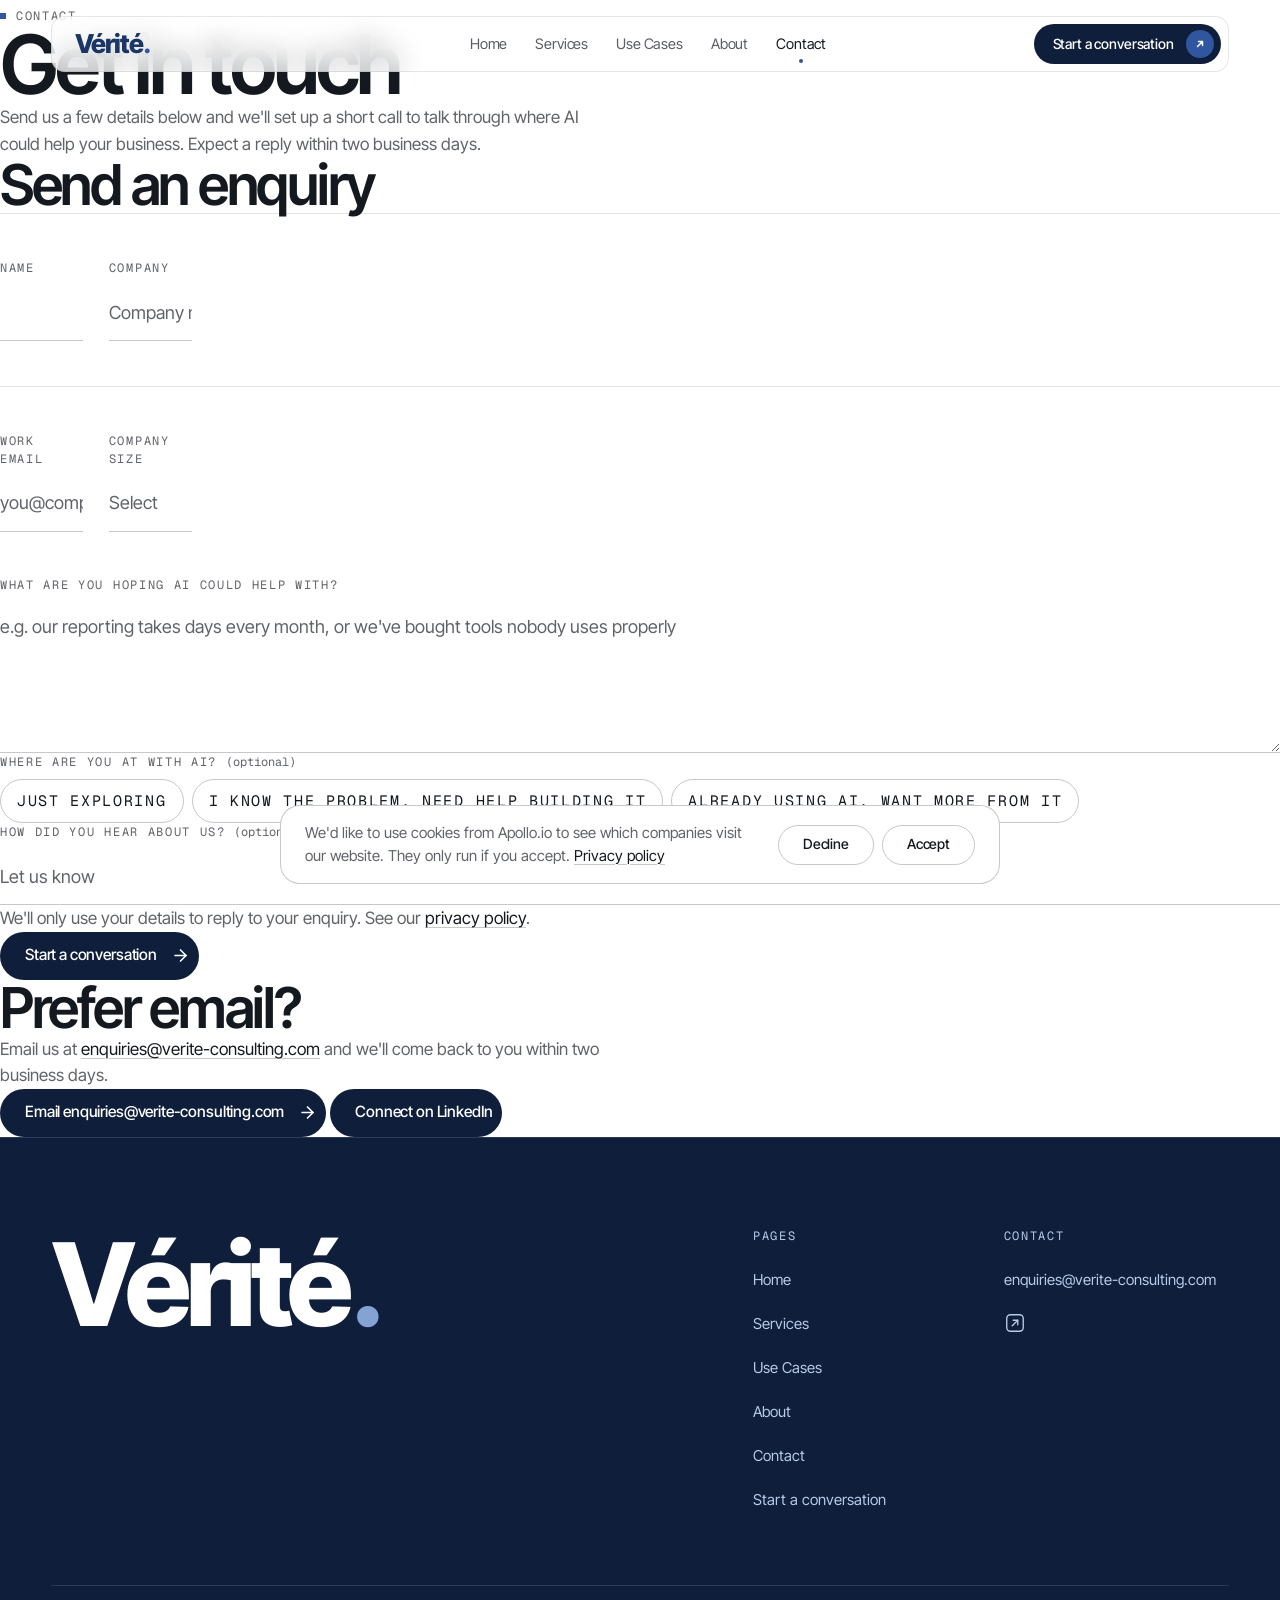
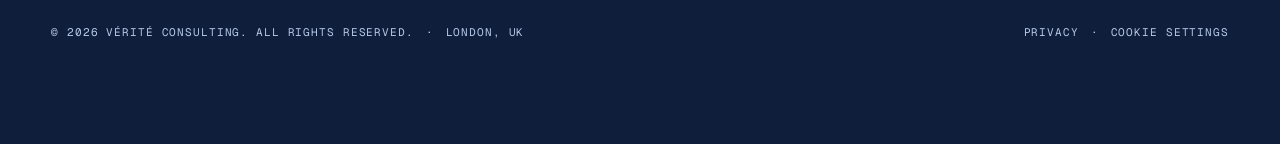
<file: contact/index.html>
<!DOCTYPE html>
<html lang="en">
<head>
<meta charset="utf-8">
<meta name="viewport" content="width=device-width, initial-scale=1">
<title>Contact | Vérité</title>
<meta name="description" content="Get in touch with Vérité. Email us or send an enquiry and we'll set up a short call to talk through where AI could help your business." />
<link rel="canonical" href="https://verite-consulting.com/contact/" />
<meta name="theme-color" content="#1A3566" />

<!-- Icons -->
<link rel="icon" href="/favicon.ico?v=20261009b" sizes="any" />
<link rel="icon" href="/favicon.svg?v=20261009b" type="image/svg+xml" />
<link rel="icon" type="image/png" sizes="96x96" href="/favicon-96x96.png?v=20261009b" />
<link rel="apple-touch-icon" sizes="180x180" href="/apple-touch-icon.png?v=20261009b" />
<link rel="manifest" href="/site.webmanifest?v=20261009b" />

<!-- Open Graph (Facebook, LinkedIn, Slack, WhatsApp) -->
<meta property="og:type" content="website" />
<meta property="og:site_name" content="Vérité" />
<meta property="og:url" content="https://verite-consulting.com/contact/" />
<meta property="og:title" content="Contact | Vérité" />
<meta property="og:description" content="Get in touch with Vérité. Email us or send an enquiry and we'll set up a short call to talk through where AI could help your business." />
<meta property="og:image" content="https://verite-consulting.com/og-image.png" />
<meta property="og:image:width" content="2400" />
<meta property="og:image:height" content="1260" />
<meta property="og:image:alt" content="Vérité, an AI consultancy. Part of your team, shaped by your needs." />
<meta property="og:locale" content="en_GB" />

<!-- Twitter / X -->
<meta name="twitter:card" content="summary_large_image" />
<meta name="twitter:title" content="Contact | Vérité" />
<meta name="twitter:description" content="Get in touch with Vérité. Email us or send an enquiry and we'll set up a short call to talk through where AI could help your business." />
<meta name="twitter:image" content="https://verite-consulting.com/og-image.png" />
<meta name="twitter:image:alt" content="Vérité, an AI consultancy. Part of your team, shaped by your needs." />

<script>document.documentElement.classList.add('js')</script>
<link rel="preconnect" href="https://fonts.googleapis.com">
<link rel="preconnect" href="https://fonts.gstatic.com" crossorigin>
<link rel="stylesheet" href="https://fonts.googleapis.com/css2?family=Geist+Mono:wght@400;500&family=Instrument+Serif:ital@1&family=Inter+Tight:wght@400;500;600;800&display=swap">
<link rel="stylesheet" href="/assets/css/site.css?v=20261116a">
</head>
<body>
<a class="skip" href="#main">Skip to content</a>
<header class="site nav">
  <a href="/" class="wordmark">Vérité<span class="dot">.</span></a>
  <nav class="nav__links" aria-label="Primary">
    <a href="/">Home</a><a href="/services/">Services</a><a href="/use-cases/">Use Cases</a><a href="/about/">About</a><a href="/contact/" aria-current="page">Contact</a>
  </nav>
  <a class="btn btn--sm nav__cta" href="/contact/">Start a conversation<span class="btn__badge" aria-hidden="true"><svg width="12" height="12" viewBox="0 0 12 12" fill="none" stroke="currentColor" stroke-width="1.5" stroke-linecap="round" stroke-linejoin="round" aria-hidden="true"><path d="M3.5 8.5l5-5M4.5 3.5h4v4"/></svg></span></a>
  <details class="menu">
    <summary class="menu__toggle" aria-label="Open menu">Menu</summary>
    <nav class="menu__panel" aria-label="Primary">
      <ul class="menu__list">
        <li><a href="/"><span class="label" aria-hidden="true">01</span><span>Home</span></a></li>
        <li><a href="/services/"><span class="label" aria-hidden="true">02</span><span>Services</span></a></li>
        <li><a href="/use-cases/"><span class="label" aria-hidden="true">03</span><span>Use Cases</span></a></li>
        <li><a href="/about/"><span class="label" aria-hidden="true">04</span><span>About</span></a></li>
        <li><a href="/contact/" aria-current="page"><span class="label" aria-hidden="true">05</span><span>Contact</span></a></li>
      </ul>
      <div class="menu__cta"><a class="btn" href="/contact/">Start a conversation<span class="btn__badge" aria-hidden="true"><svg width="12" height="12" viewBox="0 0 12 12" fill="none" stroke="currentColor" stroke-width="1.5" stroke-linecap="round" stroke-linejoin="round" aria-hidden="true"><path d="M3.5 8.5l5-5M4.5 3.5h4v4"/></svg></span></a></div>
    </nav>
  </details>
</header>

<main id="main">
<!-- GET IN TOUCH -->
<section class="page-hero">
  <div class="wrap">
    <div class="head">
      <span class="eyebrow reveal">Contact</span>
      <h1 class="reveal">Get in touch</h1>
      <p class="reveal">Send us a few details below and we'll set up a short call to talk through where AI could help your business. Expect a reply within two business days.</p>
    </div>
  </div>
</section>

<!-- ENQUIRY FORM (native; posts to Web3Forms, which emails enquiries@verite-consulting.com) -->
<section id="enquiry" class="pad">
  <div class="wrap">
    <div class="form-card reveal">
      <h2>Send an enquiry</h2>
      <form class="enquiry-form" method="post" action="https://api.web3forms.com/submit">
        <input type="hidden" name="access_key" value="008dcaab-7459-49f6-9bf9-08f7900e1268">
        <input type="hidden" name="subject" value="New enquiry from the Vérité website">
        <input type="hidden" name="from_name" value="Vérité website">
        <input type="hidden" name="redirect" value="https://verite-consulting.com/contact/thanks/">
        <input type="checkbox" name="botcheck" class="hp" tabindex="-1" autocomplete="off" aria-hidden="true">
        <div class="row">
          <div class="field"><label for="f-name">Name</label><input id="f-name" name="name" type="text" required autocomplete="name"></div>
          <div class="field"><label for="f-company">Company</label><input id="f-company" name="company" type="text" required autocomplete="organization" placeholder="Company name"></div>
        </div>
        <div class="row">
          <div class="field"><label for="f-email">Work email</label><input id="f-email" name="email" type="email" required autocomplete="email" placeholder="you@company.com"></div>
          <div class="field"><label for="f-size">Company size</label>
            <select id="f-size" name="Company size" required>
              <option value="" selected disabled>Select</option>
              <option>1 to 10</option>
              <option>11 to 50</option>
              <option>51 to 200</option>
              <option>201 to 500</option>
              <option>500+</option>
            </select>
          </div>
        </div>
        <div class="field"><label for="f-help">What are you hoping AI could help with?</label><textarea id="f-help" name="What are you hoping AI could help with?" rows="5" required placeholder="e.g. our reporting takes days every month, or we've bought tools nobody uses properly"></textarea></div>
        <fieldset class="field choices-field">
          <legend>Where are you at with AI? <span class="opt">(optional)</span></legend>
          <div class="choices">
            <label class="choice"><input type="radio" name="Where are you at with AI?" value="Just exploring"><span>Just exploring</span></label>
            <label class="choice"><input type="radio" name="Where are you at with AI?" value="I know the problem, need help building it"><span>I know the problem, need help building it</span></label>
            <label class="choice"><input type="radio" name="Where are you at with AI?" value="Already using AI, want more from it"><span>Already using AI, want more from it</span></label>
          </div>
        </fieldset>
        <div class="field"><label for="f-hear">How did you hear about us? <span class="opt">(optional)</span></label><input id="f-hear" name="How did you hear about us?" type="text" placeholder="Let us know"></div>
        <p class="form-privacy">We'll only use your details to reply to your enquiry. See our <a href="/privacy/">privacy policy</a>.</p>
        <button class="btn btn-primary" type="submit">Start a conversation <svg width="19" height="19" viewBox="0 0 24 24" fill="none" stroke="currentColor" stroke-width="2" stroke-linecap="round" stroke-linejoin="round" aria-hidden="true"><line x1="5" y1="12" x2="19" y2="12"/><polyline points="12 5 19 12 12 19"/></svg></button>
      </form>
    </div>
  </div>
</section>

<!-- EMAIL (second option) -->
<section id="email" class="sunken pad">
  <div class="wrap">
    <div class="head">
      <h2 class="reveal">Prefer email?</h2>
      <p class="reveal">Email us at <a href="mailto:enquiries@verite-consulting.com">enquiries@verite-consulting.com</a> and we'll come back to you within two business days.</p>
      <div class="actions contact-actions reveal">
        <a class="btn btn-primary" href="mailto:enquiries@verite-consulting.com?subject=Starting%20a%20conversation%20with%20V%C3%A9rit%C3%A9">Email enquiries@verite-consulting.com
          <svg width="19" height="19" viewBox="0 0 24 24" fill="none" stroke="currentColor" stroke-width="2" stroke-linecap="round" stroke-linejoin="round" aria-hidden="true"><line x1="5" y1="12" x2="19" y2="12"/><polyline points="12 5 19 12 12 19"/></svg></a>
        <a class="btn btn-ghost" href="https://www.linkedin.com/company/v%C3%A9rit%C3%A9-consulting/" target="_blank" rel="noopener noreferrer">Connect on LinkedIn</a>
      </div>
    </div>
  </div>
</section>
</main>

<footer class="site footer band--navy">
  <div class="container">
    <div class="footer__top">
      <a href="/" class="wordmark">Vérité<span class="dot">.</span></a>
      <div class="footer__cols">
        <nav class="footer__col" aria-label="Footer">
          <p class="label footer__title">Pages</p>
          <a href="/">Home</a>
          <a href="/services/">Services</a>
          <a href="/use-cases/">Use Cases</a>
          <a href="/about/">About</a>
          <a href="/contact/">Contact</a>
          <a href="/contact/">Start a conversation</a>
        </nav>
        <div class="footer__col">
          <p class="label footer__title">Contact</p>
          <a href="mailto:enquiries@verite-consulting.com">enquiries@verite-consulting.com</a>
          <a class="footer__social" href="https://www.linkedin.com/company/v%C3%A9rit%C3%A9-consulting/" target="_blank" rel="noopener noreferrer" aria-label="Vérité on LinkedIn">
            <!-- Neutral external-link icon (not the LinkedIn brand mark). Paste LinkedIn's official brand SVG here to use the exact logo. -->
            <svg width="22" height="22" viewBox="0 0 24 24" fill="none" stroke="currentColor" stroke-width="1.5" stroke-linecap="round" stroke-linejoin="round" aria-hidden="true"><rect x="3" y="3" width="18" height="18" rx="4"/><line x1="9" y1="15" x2="15" y2="9"/><polyline points="10 9 15 9 15 14"/></svg>
          </a>
        </div>
      </div>
    </div>
    <div class="footer__bottom label-sm">
      <div class="footer__legal">
        <span>© <span id="footer-year">2026</span> Vérité Consulting. All rights reserved.</span>
        <span class="sep" aria-hidden="true">·</span>
        <span>London, UK</span>
      </div>
      <span class="sep footer__split" aria-hidden="true">·</span>
      <div class="footer__legal">
        <a href="/privacy/">Privacy</a>
        <span class="cookie-link" hidden><span class="sep" aria-hidden="true">·</span><button type="button" class="cookie-settings" data-cookie-settings>Cookie settings</button></span>
      </div>
    </div>
  </div>
</footer>
<script src="/assets/js/site.js?v=20261116a"></script>
<script src="/assets/js/consent.js?v=20261116a"></script>
</body>
</html>
</file>
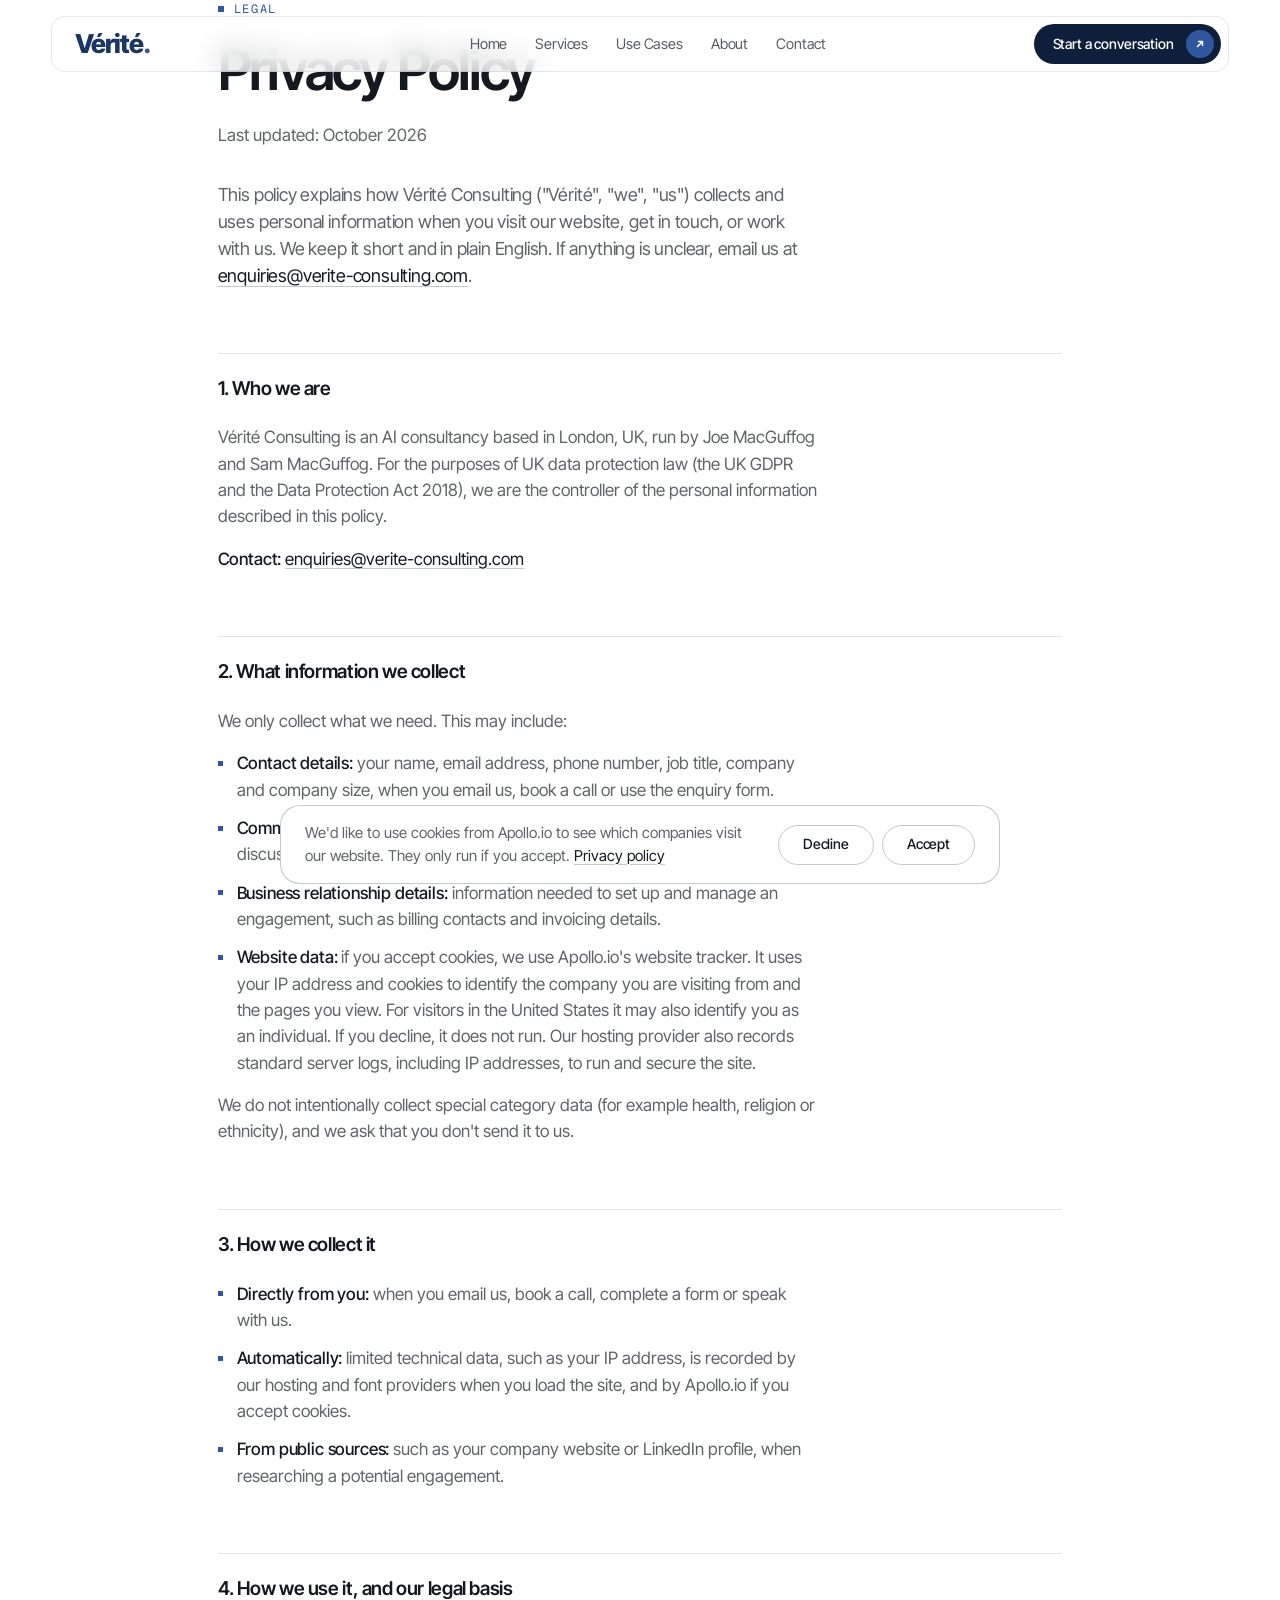
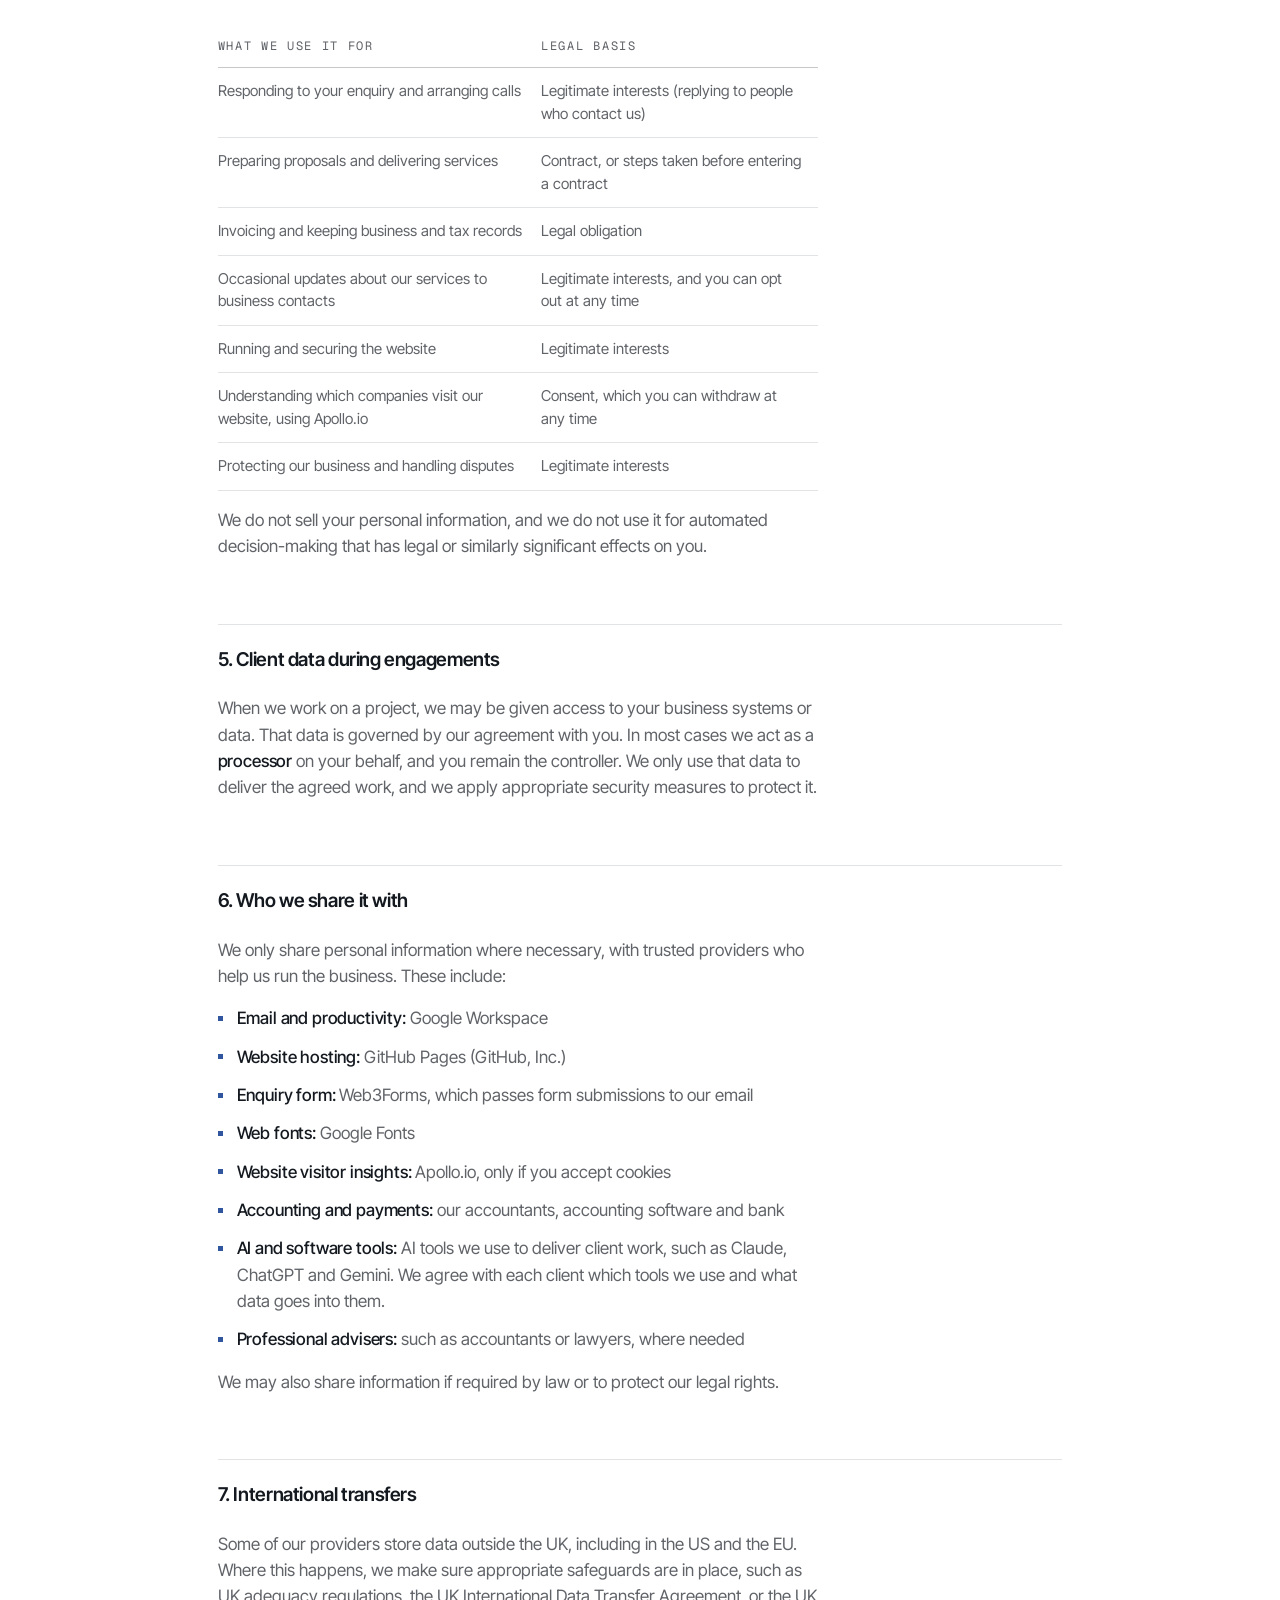
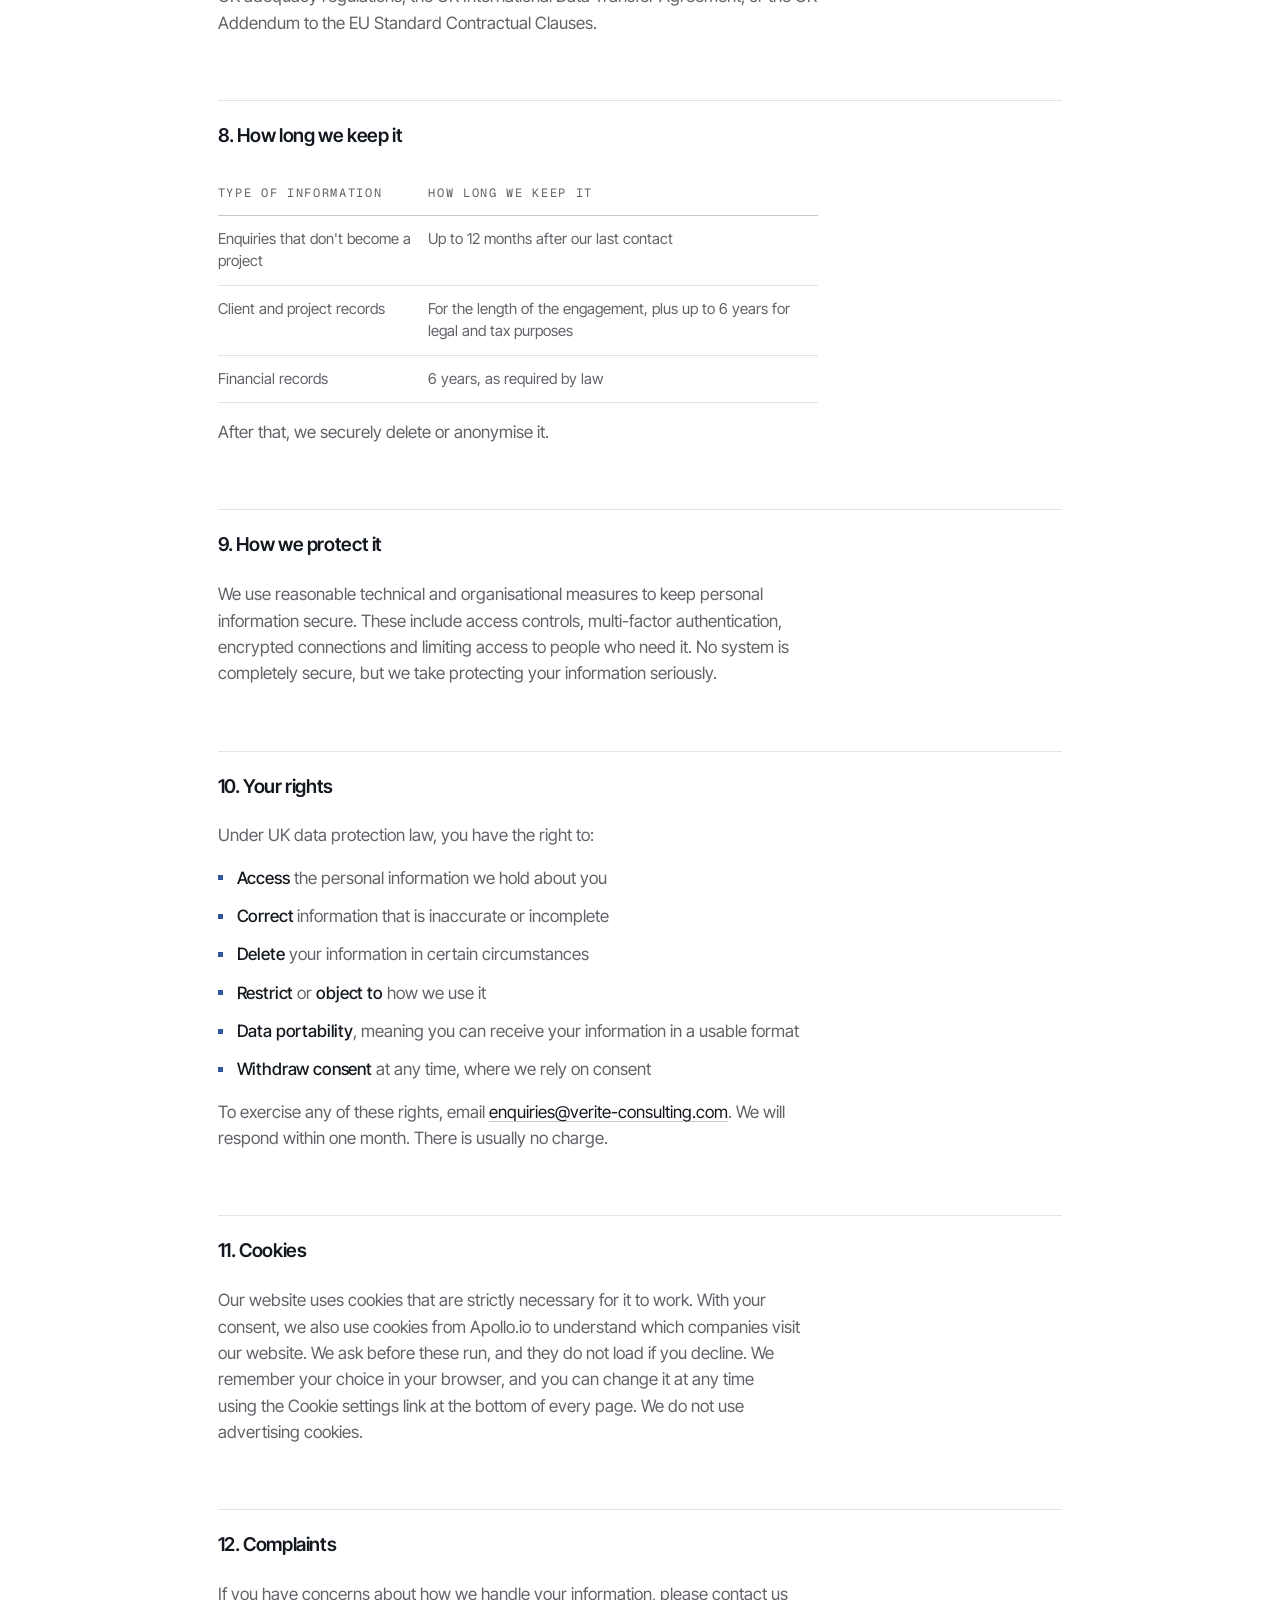
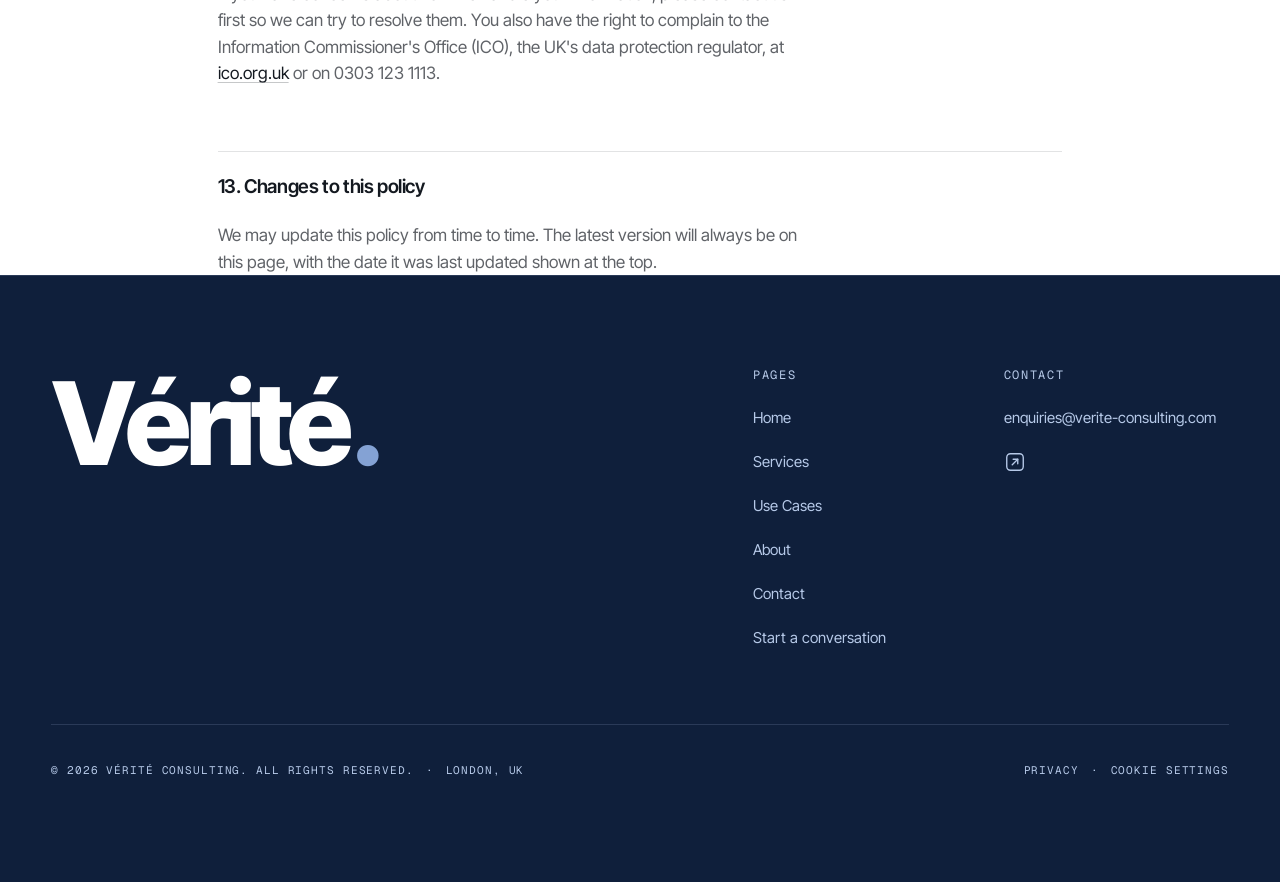
<file: privacy/index.html>
<!DOCTYPE html>
<html lang="en">
<head>
<meta charset="utf-8">
<meta name="viewport" content="width=device-width, initial-scale=1">
<title>Privacy Policy | Vérité</title>
<meta name="description" content="Vérité is a dedicated AI consultancy for small and mid-sized businesses. We identify practical AI use cases, build them with you, and keep them running." />
<link rel="canonical" href="https://verite-consulting.com/privacy/" />
<meta name="theme-color" content="#1A3566" />

<!-- Icons -->
<link rel="icon" href="/favicon.ico?v=20261009b" sizes="any" />
<link rel="icon" href="/favicon.svg?v=20261009b" type="image/svg+xml" />
<link rel="icon" type="image/png" sizes="96x96" href="/favicon-96x96.png?v=20261009b" />
<link rel="apple-touch-icon" sizes="180x180" href="/apple-touch-icon.png?v=20261009b" />
<link rel="manifest" href="/site.webmanifest?v=20261009b" />

<!-- Open Graph (Facebook, LinkedIn, Slack, WhatsApp) -->
<meta property="og:type" content="website" />
<meta property="og:site_name" content="Vérité" />
<meta property="og:url" content="https://verite-consulting.com/privacy/" />
<meta property="og:title" content="Privacy Policy | Vérité" />
<meta property="og:description" content="Vérité is a dedicated AI consultancy for small and mid-sized businesses. We identify practical AI use cases, build them with you, and keep them running." />
<meta property="og:image" content="https://verite-consulting.com/og-image.png" />
<meta property="og:image:width" content="2400" />
<meta property="og:image:height" content="1260" />
<meta property="og:image:alt" content="Vérité, an AI consultancy. Part of your team, shaped by your needs." />
<meta property="og:locale" content="en_GB" />

<!-- Twitter / X -->
<meta name="twitter:card" content="summary_large_image" />
<meta name="twitter:title" content="Privacy Policy | Vérité" />
<meta name="twitter:description" content="Vérité is a dedicated AI consultancy for small and mid-sized businesses. We identify practical AI use cases, build them with you, and keep them running." />
<meta name="twitter:image" content="https://verite-consulting.com/og-image.png" />
<meta name="twitter:image:alt" content="Vérité, an AI consultancy. Part of your team, shaped by your needs." />

<script>document.documentElement.classList.add('js')</script>
<link rel="preconnect" href="https://fonts.googleapis.com">
<link rel="preconnect" href="https://fonts.gstatic.com" crossorigin>
<link rel="stylesheet" href="https://fonts.googleapis.com/css2?family=Geist+Mono:wght@400;500&family=Instrument+Serif:ital@1&family=Inter+Tight:wght@400;500;600;800&display=swap">
<link rel="stylesheet" href="/assets/css/site.css?v=20261116a">
</head>
<body>
<a class="skip" href="#main">Skip to content</a>
<header class="site nav">
  <a href="/" class="wordmark">Vérité<span class="dot">.</span></a>
  <nav class="nav__links" aria-label="Primary">
    <a href="/">Home</a><a href="/services/">Services</a><a href="/use-cases/">Use Cases</a><a href="/about/">About</a><a href="/contact/">Contact</a>
  </nav>
  <a class="btn btn--sm nav__cta" href="/contact/">Start a conversation<span class="btn__badge" aria-hidden="true"><svg width="12" height="12" viewBox="0 0 12 12" fill="none" stroke="currentColor" stroke-width="1.5" stroke-linecap="round" stroke-linejoin="round" aria-hidden="true"><path d="M3.5 8.5l5-5M4.5 3.5h4v4"/></svg></span></a>
  <details class="menu">
    <summary class="menu__toggle" aria-label="Open menu">Menu</summary>
    <nav class="menu__panel" aria-label="Primary">
      <ul class="menu__list">
        <li><a href="/"><span class="label" aria-hidden="true">01</span><span>Home</span></a></li>
        <li><a href="/services/"><span class="label" aria-hidden="true">02</span><span>Services</span></a></li>
        <li><a href="/use-cases/"><span class="label" aria-hidden="true">03</span><span>Use Cases</span></a></li>
        <li><a href="/about/"><span class="label" aria-hidden="true">04</span><span>About</span></a></li>
        <li><a href="/contact/"><span class="label" aria-hidden="true">05</span><span>Contact</span></a></li>
      </ul>
      <div class="menu__cta"><a class="btn" href="/contact/">Start a conversation<span class="btn__badge" aria-hidden="true"><svg width="12" height="12" viewBox="0 0 12 12" fill="none" stroke="currentColor" stroke-width="1.5" stroke-linecap="round" stroke-linejoin="round" aria-hidden="true"><path d="M3.5 8.5l5-5M4.5 3.5h4v4"/></svg></span></a></div>
    </nav>
  </details>
</header>

<main id="main" class="pad">
  <div class="wrap policy">
    <span class="eyebrow" style="color:var(--accent)">Legal</span>
    <h1>Privacy Policy</h1>
    <p class="updated"><strong>Last updated:</strong> October 2026</p>
    <p class="lead">This policy explains how Vérité Consulting ("Vérité", "we", "us") collects and uses personal information when you visit our website, get in touch, or work with us. We keep it short and in plain English. If anything is unclear, email us at <a href="mailto:enquiries@verite-consulting.com">enquiries@verite-consulting.com</a>.</p>

    <section class="sec">
      <h2>1. Who we are</h2>
      <p>Vérité Consulting is an AI consultancy based in London, UK, run by Joe MacGuffog and Sam MacGuffog. For the purposes of UK data protection law (the UK GDPR and the Data Protection Act 2018), we are the controller of the personal information described in this policy.</p>
      <p class="contact"><strong>Contact:</strong> <a href="mailto:enquiries@verite-consulting.com">enquiries@verite-consulting.com</a></p>
    </section>

    <section class="sec">
      <h2>2. What information we collect</h2>
      <p>We only collect what we need. This may include:</p>
      <ul>
        <li><strong>Contact details:</strong> your name, email address, phone number, job title, company and company size, when you email us, book a call or use the enquiry form.</li>
        <li><strong>Communications:</strong> the content of emails, messages and call notes when we discuss your enquiry or project.</li>
        <li><strong>Business relationship details:</strong> information needed to set up and manage an engagement, such as billing contacts and invoicing details.</li>
        <li><strong>Website data:</strong> if you accept cookies, we use Apollo.io's website tracker. It uses your IP address and cookies to identify the company you are visiting from and the pages you view. For visitors in the United States it may also identify you as an individual. If you decline, it does not run. Our hosting provider also records standard server logs, including IP addresses, to run and secure the site.</li>
      </ul>
      <p>We do not intentionally collect special category data (for example health, religion or ethnicity), and we ask that you don't send it to us.</p>
    </section>

    <section class="sec">
      <h2>3. How we collect it</h2>
      <ul>
        <li><strong>Directly from you:</strong> when you email us, book a call, complete a form or speak with us.</li>
        <li><strong>Automatically:</strong> limited technical data, such as your IP address, is recorded by our hosting and font providers when you load the site, and by Apollo.io if you accept cookies.</li>
        <li><strong>From public sources:</strong> such as your company website or LinkedIn profile, when researching a potential engagement.</li>
      </ul>
    </section>

    <section class="sec">
      <h2>4. How we use it, and our legal basis</h2>
      <div class="tbl-wrap">
        <table>
          <thead>
            <tr><th scope="col">What we use it for</th><th scope="col">Legal basis</th></tr>
          </thead>
          <tbody>
            <tr><td>Responding to your enquiry and arranging calls</td><td>Legitimate interests (replying to people who contact us)</td></tr>
            <tr><td>Preparing proposals and delivering services</td><td>Contract, or steps taken before entering a contract</td></tr>
            <tr><td>Invoicing and keeping business and tax records</td><td>Legal obligation</td></tr>
            <tr><td>Occasional updates about our services to business contacts</td><td>Legitimate interests, and you can opt out at any time</td></tr>
            <tr><td>Running and securing the website</td><td>Legitimate interests</td></tr>
            <tr><td>Understanding which companies visit our website, using Apollo.io</td><td>Consent, which you can withdraw at any time</td></tr>
            <tr><td>Protecting our business and handling disputes</td><td>Legitimate interests</td></tr>
          </tbody>
        </table>
      </div>
      <p>We do not sell your personal information, and we do not use it for automated decision-making that has legal or similarly significant effects on you.</p>
    </section>

    <section class="sec">
      <h2>5. Client data during engagements</h2>
      <p>When we work on a project, we may be given access to your business systems or data. That data is governed by our agreement with you. In most cases we act as a <strong>processor</strong> on your behalf, and you remain the controller. We only use that data to deliver the agreed work, and we apply appropriate security measures to protect it.</p>
    </section>

    <section class="sec">
      <h2>6. Who we share it with</h2>
      <p>We only share personal information where necessary, with trusted providers who help us run the business. These include:</p>
      <ul>
        <li><strong>Email and productivity:</strong> Google Workspace</li>
        <li><strong>Website hosting:</strong> GitHub Pages (GitHub, Inc.)</li>
        <li><strong>Enquiry form:</strong> Web3Forms, which passes form submissions to our email</li>
        <li><strong>Web fonts:</strong> Google Fonts</li>
        <li><strong>Website visitor insights:</strong> Apollo.io, only if you accept cookies</li>
        <li><strong>Accounting and payments:</strong> our accountants, accounting software and bank</li>
        <li><strong>AI and software tools:</strong> AI tools we use to deliver client work, such as Claude, ChatGPT and Gemini. We agree with each client which tools we use and what data goes into them.</li>
        <li><strong>Professional advisers:</strong> such as accountants or lawyers, where needed</li>
      </ul>
      <p>We may also share information if required by law or to protect our legal rights.</p>
    </section>

    <section class="sec">
      <h2>7. International transfers</h2>
      <p>Some of our providers store data outside the UK, including in the US and the EU. Where this happens, we make sure appropriate safeguards are in place, such as UK adequacy regulations, the UK International Data Transfer Agreement, or the UK Addendum to the EU Standard Contractual Clauses.</p>
    </section>

    <section class="sec">
      <h2>8. How long we keep it</h2>
      <div class="tbl-wrap">
        <table>
          <thead>
            <tr><th scope="col">Type of information</th><th scope="col">How long we keep it</th></tr>
          </thead>
          <tbody>
            <tr><td>Enquiries that don't become a project</td><td>Up to 12 months after our last contact</td></tr>
            <tr><td>Client and project records</td><td>For the length of the engagement, plus up to 6 years for legal and tax purposes</td></tr>
            <tr><td>Financial records</td><td>6 years, as required by law</td></tr>
          </tbody>
        </table>
      </div>
      <p>After that, we securely delete or anonymise it.</p>
    </section>

    <section class="sec">
      <h2>9. How we protect it</h2>
      <p>We use reasonable technical and organisational measures to keep personal information secure. These include access controls, multi-factor authentication, encrypted connections and limiting access to people who need it. No system is completely secure, but we take protecting your information seriously.</p>
    </section>

    <section class="sec">
      <h2>10. Your rights</h2>
      <p>Under UK data protection law, you have the right to:</p>
      <ul>
        <li><strong>Access</strong> the personal information we hold about you</li>
        <li><strong>Correct</strong> information that is inaccurate or incomplete</li>
        <li><strong>Delete</strong> your information in certain circumstances</li>
        <li><strong>Restrict</strong> or <strong>object to</strong> how we use it</li>
        <li><strong>Data portability</strong>, meaning you can receive your information in a usable format</li>
        <li><strong>Withdraw consent</strong> at any time, where we rely on consent</li>
      </ul>
      <p>To exercise any of these rights, email <a href="mailto:enquiries@verite-consulting.com">enquiries@verite-consulting.com</a>. We will respond within one month. There is usually no charge.</p>
    </section>

    <section class="sec">
      <h2 id="cookies">11. Cookies</h2>
      <p>Our website uses cookies that are strictly necessary for it to work. With your consent, we also use cookies from Apollo.io to understand which companies visit our website. We ask before these run, and they do not load if you decline. We remember your choice in your browser, and you can change it at any time using the Cookie settings link at the bottom of every page. We do not use advertising cookies.</p>
    </section>

    <section class="sec">
      <h2>12. Complaints</h2>
      <p>If you have concerns about how we handle your information, please contact us first so we can try to resolve them. You also have the right to complain to the Information Commissioner's Office (ICO), the UK's data protection regulator, at <a href="https://ico.org.uk" target="_blank" rel="noopener noreferrer">ico.org.uk</a> or on 0303 123 1113.</p>
    </section>

    <section class="sec">
      <h2>13. Changes to this policy</h2>
      <p>We may update this policy from time to time. The latest version will always be on this page, with the date it was last updated shown at the top.</p>
    </section>
  </div>
</main>

<footer class="site footer band--navy">
  <div class="container">
    <div class="footer__top">
      <a href="/" class="wordmark">Vérité<span class="dot">.</span></a>
      <div class="footer__cols">
        <nav class="footer__col" aria-label="Footer">
          <p class="label footer__title">Pages</p>
          <a href="/">Home</a>
          <a href="/services/">Services</a>
          <a href="/use-cases/">Use Cases</a>
          <a href="/about/">About</a>
          <a href="/contact/">Contact</a>
          <a href="/contact/">Start a conversation</a>
        </nav>
        <div class="footer__col">
          <p class="label footer__title">Contact</p>
          <a href="mailto:enquiries@verite-consulting.com">enquiries@verite-consulting.com</a>
          <a class="footer__social" href="https://www.linkedin.com/company/v%C3%A9rit%C3%A9-consulting/" target="_blank" rel="noopener noreferrer" aria-label="Vérité on LinkedIn">
            <!-- Neutral external-link icon (not the LinkedIn brand mark). Paste LinkedIn's official brand SVG here to use the exact logo. -->
            <svg width="22" height="22" viewBox="0 0 24 24" fill="none" stroke="currentColor" stroke-width="1.5" stroke-linecap="round" stroke-linejoin="round" aria-hidden="true"><rect x="3" y="3" width="18" height="18" rx="4"/><line x1="9" y1="15" x2="15" y2="9"/><polyline points="10 9 15 9 15 14"/></svg>
          </a>
        </div>
      </div>
    </div>
    <div class="footer__bottom label-sm">
      <div class="footer__legal">
        <span>© <span id="footer-year">2026</span> Vérité Consulting. All rights reserved.</span>
        <span class="sep" aria-hidden="true">·</span>
        <span>London, UK</span>
      </div>
      <span class="sep footer__split" aria-hidden="true">·</span>
      <div class="footer__legal">
        <a href="/privacy/">Privacy</a>
        <span class="cookie-link" hidden><span class="sep" aria-hidden="true">·</span><button type="button" class="cookie-settings" data-cookie-settings>Cookie settings</button></span>
      </div>
    </div>
  </div>
</footer>
<script src="/assets/js/site.js?v=20261116a"></script>
<script src="/assets/js/consent.js?v=20261116a"></script>
</body>
</html>
</file>
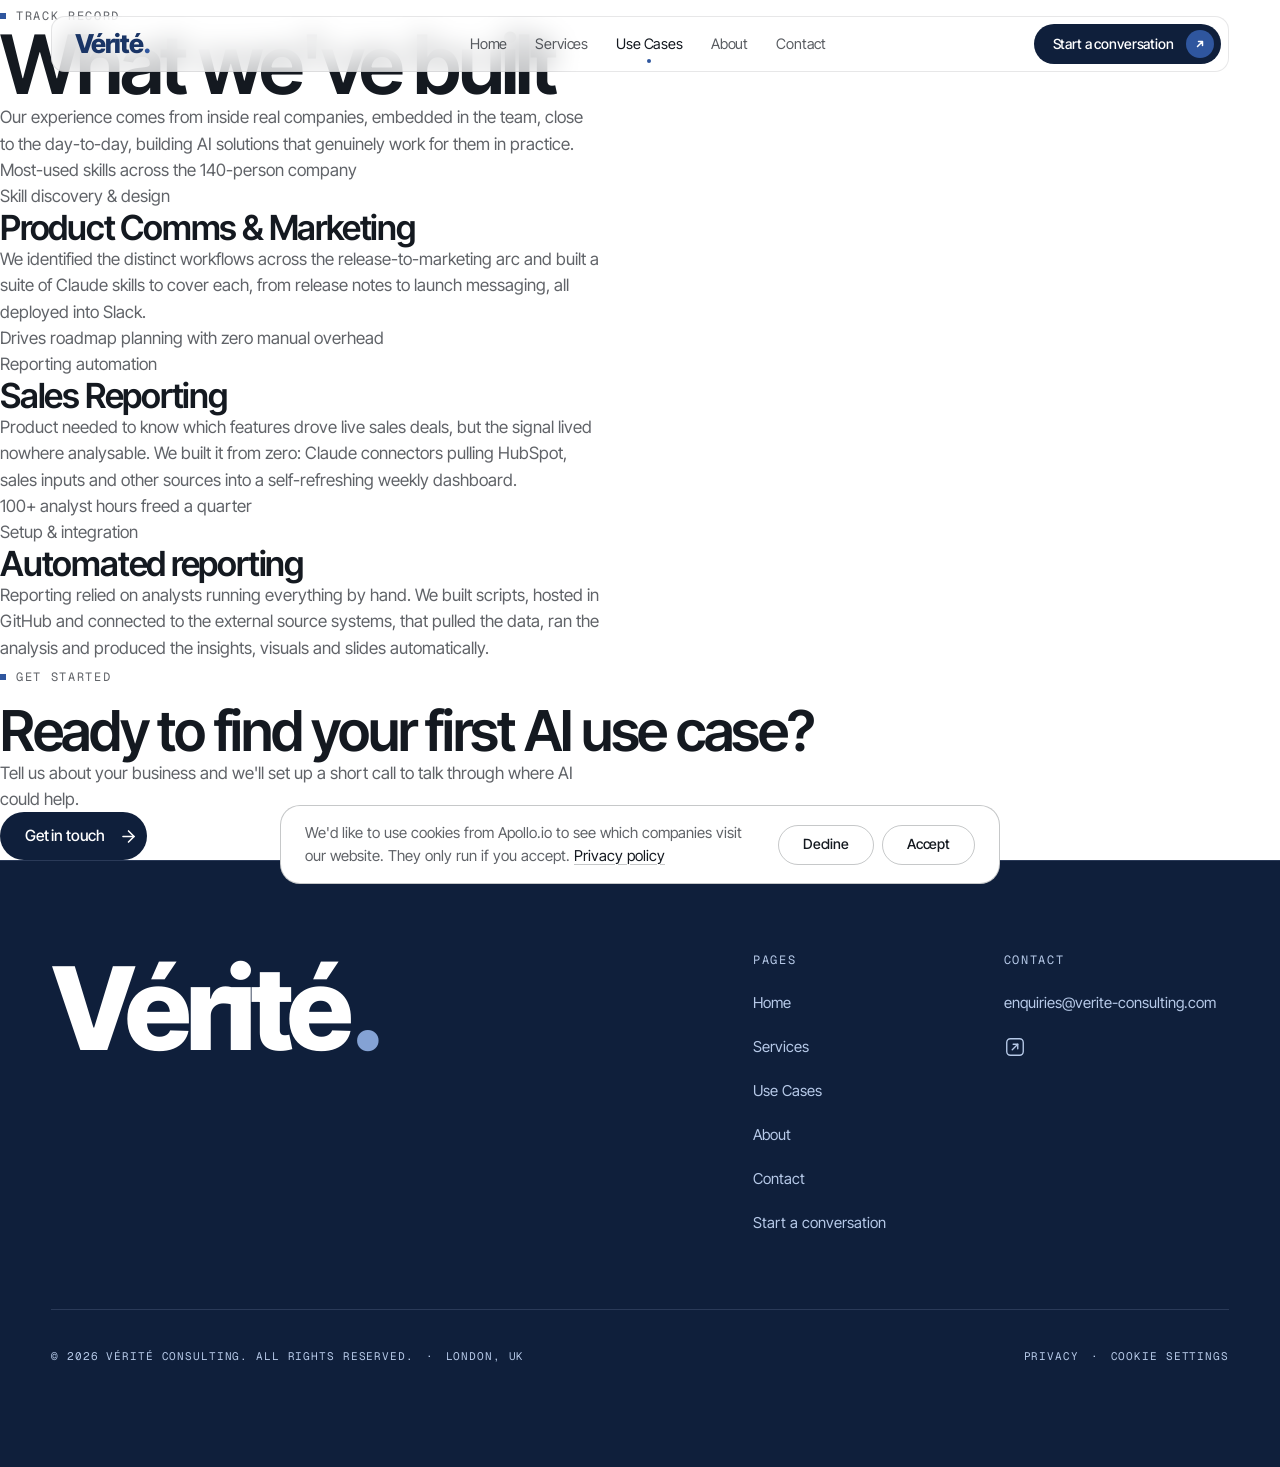
<file: use-cases/index.html>
<!DOCTYPE html>
<html lang="en">
<head>
<meta charset="utf-8">
<meta name="viewport" content="width=device-width, initial-scale=1">
<title>Use cases | Vérité</title>
<meta name="description" content="Real AI work Vérité has delivered inside product, sales and operations teams, from Claude skills to self-refreshing reporting." />
<link rel="canonical" href="https://verite-consulting.com/use-cases/" />
<meta name="theme-color" content="#1A3566" />

<!-- Icons -->
<link rel="icon" href="/favicon.ico?v=20261009b" sizes="any" />
<link rel="icon" href="/favicon.svg?v=20261009b" type="image/svg+xml" />
<link rel="icon" type="image/png" sizes="96x96" href="/favicon-96x96.png?v=20261009b" />
<link rel="apple-touch-icon" sizes="180x180" href="/apple-touch-icon.png?v=20261009b" />
<link rel="manifest" href="/site.webmanifest?v=20261009b" />

<!-- Open Graph (Facebook, LinkedIn, Slack, WhatsApp) -->
<meta property="og:type" content="website" />
<meta property="og:site_name" content="Vérité" />
<meta property="og:url" content="https://verite-consulting.com/use-cases/" />
<meta property="og:title" content="Use cases | Vérité" />
<meta property="og:description" content="Real AI work Vérité has delivered inside product, sales and operations teams, from Claude skills to self-refreshing reporting." />
<meta property="og:image" content="https://verite-consulting.com/og-image.png" />
<meta property="og:image:width" content="2400" />
<meta property="og:image:height" content="1260" />
<meta property="og:image:alt" content="Vérité, an AI consultancy. Part of your team, shaped by your needs." />
<meta property="og:locale" content="en_GB" />

<!-- Twitter / X -->
<meta name="twitter:card" content="summary_large_image" />
<meta name="twitter:title" content="Use cases | Vérité" />
<meta name="twitter:description" content="Real AI work Vérité has delivered inside product, sales and operations teams, from Claude skills to self-refreshing reporting." />
<meta name="twitter:image" content="https://verite-consulting.com/og-image.png" />
<meta name="twitter:image:alt" content="Vérité, an AI consultancy. Part of your team, shaped by your needs." />

<script>document.documentElement.classList.add('js')</script>
<link rel="preconnect" href="https://fonts.googleapis.com">
<link rel="preconnect" href="https://fonts.gstatic.com" crossorigin>
<link rel="stylesheet" href="https://fonts.googleapis.com/css2?family=Geist+Mono:wght@400;500&family=Instrument+Serif:ital@1&family=Inter+Tight:wght@400;500;600;800&display=swap">
<link rel="stylesheet" href="/assets/css/site.css?v=20261116a">
</head>
<body>
<a class="skip" href="#main">Skip to content</a>
<header class="site nav">
  <a href="/" class="wordmark">Vérité<span class="dot">.</span></a>
  <nav class="nav__links" aria-label="Primary">
    <a href="/">Home</a><a href="/services/">Services</a><a href="/use-cases/" aria-current="page">Use Cases</a><a href="/about/">About</a><a href="/contact/">Contact</a>
  </nav>
  <a class="btn btn--sm nav__cta" href="/contact/">Start a conversation<span class="btn__badge" aria-hidden="true"><svg width="12" height="12" viewBox="0 0 12 12" fill="none" stroke="currentColor" stroke-width="1.5" stroke-linecap="round" stroke-linejoin="round" aria-hidden="true"><path d="M3.5 8.5l5-5M4.5 3.5h4v4"/></svg></span></a>
  <details class="menu">
    <summary class="menu__toggle" aria-label="Open menu">Menu</summary>
    <nav class="menu__panel" aria-label="Primary">
      <ul class="menu__list">
        <li><a href="/"><span class="label" aria-hidden="true">01</span><span>Home</span></a></li>
        <li><a href="/services/"><span class="label" aria-hidden="true">02</span><span>Services</span></a></li>
        <li><a href="/use-cases/" aria-current="page"><span class="label" aria-hidden="true">03</span><span>Use Cases</span></a></li>
        <li><a href="/about/"><span class="label" aria-hidden="true">04</span><span>About</span></a></li>
        <li><a href="/contact/"><span class="label" aria-hidden="true">05</span><span>Contact</span></a></li>
      </ul>
      <div class="menu__cta"><a class="btn" href="/contact/">Start a conversation<span class="btn__badge" aria-hidden="true"><svg width="12" height="12" viewBox="0 0 12 12" fill="none" stroke="currentColor" stroke-width="1.5" stroke-linecap="round" stroke-linejoin="round" aria-hidden="true"><path d="M3.5 8.5l5-5M4.5 3.5h4v4"/></svg></span></a></div>
    </nav>
  </details>
</header>

<main id="main">
<!-- PAGE INTRO -->
<section class="page-hero">
  <div class="wrap">
    <div class="head"><span class="eyebrow reveal">Track record</span><h1 class="reveal">What we've built</h1><p class="reveal">Our experience comes from inside real companies, embedded in the team, close to the day-to-day, building AI solutions that genuinely work for them in practice.</p></div>
  </div>
</section>

<!-- CASES: one <article class="case card hoverable reveal"> per use case; the grid wraps as more are added -->
<section id="experience" class="sunken pad">
  <div class="wrap">
    <div class="grid g3">
      <article class="case card hoverable reveal">
        <p class="outcome">Most-used skills across the 140-person company</p>
        <span class="badge">Skill discovery &amp; design</span>
        <h3>Product Comms &amp; Marketing</h3>
        <p class="case__desc">We identified the distinct workflows across the release-to-marketing arc and built a suite of Claude skills to cover each, from release notes to launch messaging, all deployed into Slack.</p>
      </article>
      <article class="case card hoverable reveal">
        <p class="outcome">Drives roadmap planning with zero manual overhead</p>
        <span class="badge">Reporting automation</span>
        <h3>Sales Reporting</h3>
        <p class="case__desc">Product needed to know which features drove live sales deals, but the signal lived nowhere analysable. We built it from zero: Claude connectors pulling HubSpot, sales inputs and other sources into a self-refreshing weekly dashboard.</p>
      </article>
      <article class="case card hoverable reveal">
        <p class="outcome">100+ analyst hours freed a quarter</p>
        <span class="badge">Setup &amp; integration</span>
        <h3>Automated reporting</h3>
        <p class="case__desc">Reporting relied on analysts running everything by hand. We built scripts, hosted in GitHub and connected to the external source systems, that pulled the data, ran the analysis and produced the insights, visuals and slides automatically.</p>
      </article>
    </div>
  </div>
</section>

<!-- CTA -->
<section class="tint pad">
  <div class="wrap">
    <div class="cta-panel reveal">
      <span class="eyebrow">Get started</span>
      <h2 style="margin-top:16px">Ready to find your first AI use case?</h2>
      <p>Tell us about your business and we'll set up a short call to talk through where AI could help.</p>
      <a class="btn btn-accent" href="/contact/">Get in touch
        <svg width="19" height="19" viewBox="0 0 24 24" fill="none" stroke="currentColor" stroke-width="2" stroke-linecap="round" stroke-linejoin="round" aria-hidden="true"><line x1="5" y1="12" x2="19" y2="12"/><polyline points="12 5 19 12 12 19"/></svg></a>
    </div>
  </div>
</section>

</main>

<footer class="site footer band--navy">
  <div class="container">
    <div class="footer__top">
      <a href="/" class="wordmark">Vérité<span class="dot">.</span></a>
      <div class="footer__cols">
        <nav class="footer__col" aria-label="Footer">
          <p class="label footer__title">Pages</p>
          <a href="/">Home</a>
          <a href="/services/">Services</a>
          <a href="/use-cases/">Use Cases</a>
          <a href="/about/">About</a>
          <a href="/contact/">Contact</a>
          <a href="/contact/">Start a conversation</a>
        </nav>
        <div class="footer__col">
          <p class="label footer__title">Contact</p>
          <a href="mailto:enquiries@verite-consulting.com">enquiries@verite-consulting.com</a>
          <a class="footer__social" href="https://www.linkedin.com/company/v%C3%A9rit%C3%A9-consulting/" target="_blank" rel="noopener noreferrer" aria-label="Vérité on LinkedIn">
            <!-- Neutral external-link icon (not the LinkedIn brand mark). Paste LinkedIn's official brand SVG here to use the exact logo. -->
            <svg width="22" height="22" viewBox="0 0 24 24" fill="none" stroke="currentColor" stroke-width="1.5" stroke-linecap="round" stroke-linejoin="round" aria-hidden="true"><rect x="3" y="3" width="18" height="18" rx="4"/><line x1="9" y1="15" x2="15" y2="9"/><polyline points="10 9 15 9 15 14"/></svg>
          </a>
        </div>
      </div>
    </div>
    <div class="footer__bottom label-sm">
      <div class="footer__legal">
        <span>© <span id="footer-year">2026</span> Vérité Consulting. All rights reserved.</span>
        <span class="sep" aria-hidden="true">·</span>
        <span>London, UK</span>
      </div>
      <span class="sep footer__split" aria-hidden="true">·</span>
      <div class="footer__legal">
        <a href="/privacy/">Privacy</a>
        <span class="cookie-link" hidden><span class="sep" aria-hidden="true">·</span><button type="button" class="cookie-settings" data-cookie-settings>Cookie settings</button></span>
      </div>
    </div>
  </div>
</footer>
<script src="/assets/js/site.js?v=20261116a"></script>
<script src="/assets/js/consent.js?v=20261116a"></script>
</body>
</html>
</file>
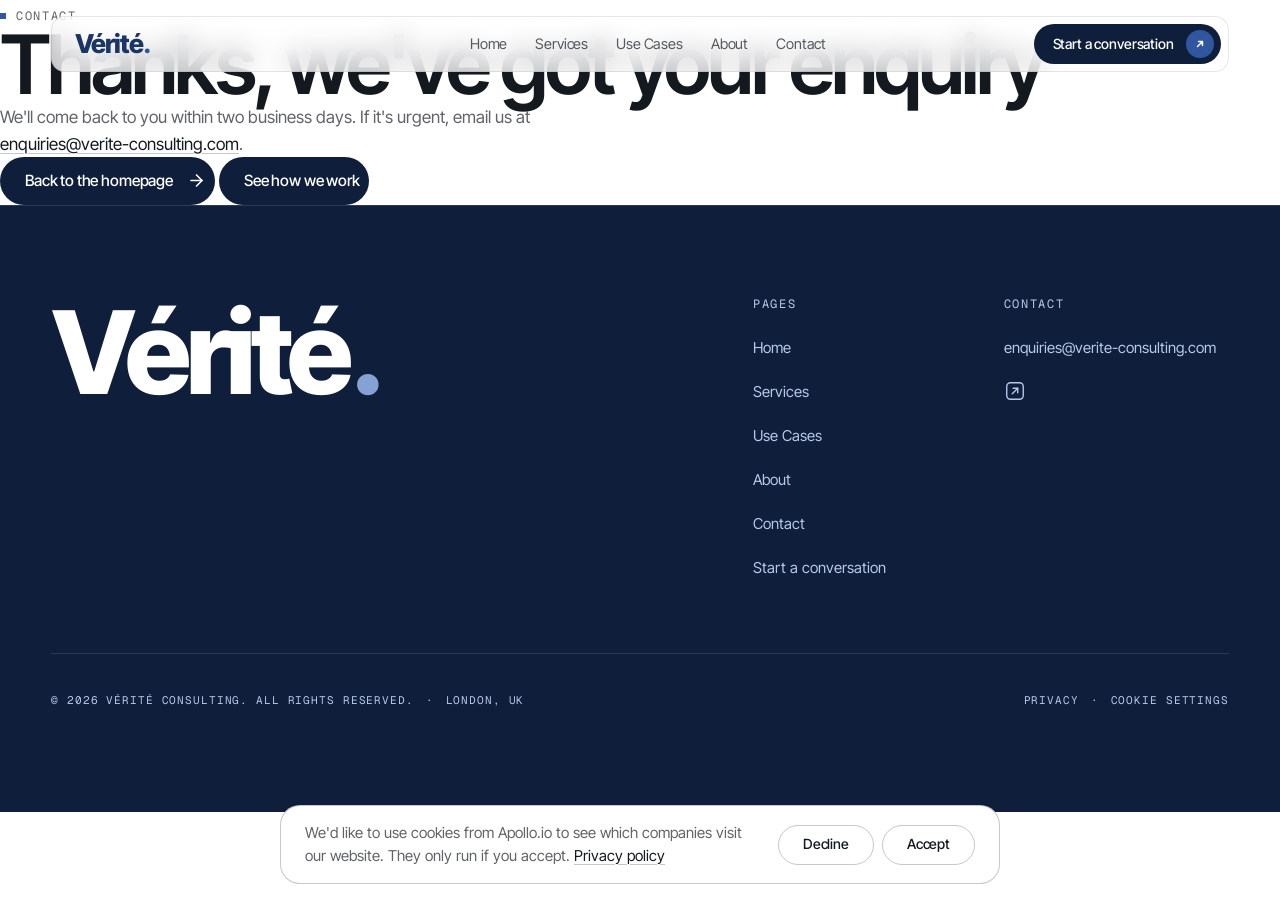
<file: contact/thanks/index.html>
<!DOCTYPE html>
<html lang="en">
<head>
<meta charset="utf-8">
<meta name="viewport" content="width=device-width, initial-scale=1">
<title>Thanks | Vérité</title>
<meta name="description" content="Thanks for your enquiry. Vérité will come back to you within two business days." />
<link rel="canonical" href="https://verite-consulting.com/contact/thanks/" />
<meta name="theme-color" content="#1A3566" />
<meta name="robots" content="noindex" />

<!-- Icons -->
<link rel="icon" href="/favicon.ico?v=20261009b" sizes="any" />
<link rel="icon" href="/favicon.svg?v=20261009b" type="image/svg+xml" />
<link rel="icon" type="image/png" sizes="96x96" href="/favicon-96x96.png?v=20261009b" />
<link rel="apple-touch-icon" sizes="180x180" href="/apple-touch-icon.png?v=20261009b" />
<link rel="manifest" href="/site.webmanifest?v=20261009b" />

<!-- Open Graph (Facebook, LinkedIn, Slack, WhatsApp) -->
<meta property="og:type" content="website" />
<meta property="og:site_name" content="Vérité" />
<meta property="og:url" content="https://verite-consulting.com/contact/thanks/" />
<meta property="og:title" content="Thanks | Vérité" />
<meta property="og:description" content="Thanks for your enquiry. Vérité will come back to you within two business days." />
<meta property="og:image" content="https://verite-consulting.com/og-image.png" />
<meta property="og:image:width" content="2400" />
<meta property="og:image:height" content="1260" />
<meta property="og:image:alt" content="Vérité, an AI consultancy. Part of your team, shaped by your needs." />
<meta property="og:locale" content="en_GB" />

<!-- Twitter / X -->
<meta name="twitter:card" content="summary_large_image" />
<meta name="twitter:title" content="Thanks | Vérité" />
<meta name="twitter:description" content="Thanks for your enquiry. Vérité will come back to you within two business days." />
<meta name="twitter:image" content="https://verite-consulting.com/og-image.png" />
<meta name="twitter:image:alt" content="Vérité, an AI consultancy. Part of your team, shaped by your needs." />

<script>document.documentElement.classList.add('js')</script>
<link rel="preconnect" href="https://fonts.googleapis.com">
<link rel="preconnect" href="https://fonts.gstatic.com" crossorigin>
<link rel="stylesheet" href="https://fonts.googleapis.com/css2?family=Geist+Mono:wght@400;500&family=Instrument+Serif:ital@1&family=Inter+Tight:wght@400;500;600;800&display=swap">
<link rel="stylesheet" href="/assets/css/site.css?v=20261116a">
</head>
<body>
<a class="skip" href="#main">Skip to content</a>
<header class="site nav">
  <a href="/" class="wordmark">Vérité<span class="dot">.</span></a>
  <nav class="nav__links" aria-label="Primary">
    <a href="/">Home</a><a href="/services/">Services</a><a href="/use-cases/">Use Cases</a><a href="/about/">About</a><a href="/contact/">Contact</a>
  </nav>
  <a class="btn btn--sm nav__cta" href="/contact/">Start a conversation<span class="btn__badge" aria-hidden="true"><svg width="12" height="12" viewBox="0 0 12 12" fill="none" stroke="currentColor" stroke-width="1.5" stroke-linecap="round" stroke-linejoin="round" aria-hidden="true"><path d="M3.5 8.5l5-5M4.5 3.5h4v4"/></svg></span></a>
  <details class="menu">
    <summary class="menu__toggle" aria-label="Open menu">Menu</summary>
    <nav class="menu__panel" aria-label="Primary">
      <ul class="menu__list">
        <li><a href="/"><span class="label" aria-hidden="true">01</span><span>Home</span></a></li>
        <li><a href="/services/"><span class="label" aria-hidden="true">02</span><span>Services</span></a></li>
        <li><a href="/use-cases/"><span class="label" aria-hidden="true">03</span><span>Use Cases</span></a></li>
        <li><a href="/about/"><span class="label" aria-hidden="true">04</span><span>About</span></a></li>
        <li><a href="/contact/"><span class="label" aria-hidden="true">05</span><span>Contact</span></a></li>
      </ul>
      <div class="menu__cta"><a class="btn" href="/contact/">Start a conversation<span class="btn__badge" aria-hidden="true"><svg width="12" height="12" viewBox="0 0 12 12" fill="none" stroke="currentColor" stroke-width="1.5" stroke-linecap="round" stroke-linejoin="round" aria-hidden="true"><path d="M3.5 8.5l5-5M4.5 3.5h4v4"/></svg></span></a></div>
    </nav>
  </details>
</header>

<main id="main">
<!-- THANKS -->
<section class="page-hero">
  <div class="wrap">
    <div class="head">
      <span class="eyebrow reveal">Contact</span>
      <h1 class="reveal">Thanks, we've got your enquiry</h1>
      <p class="reveal">We'll come back to you within two business days. If it's urgent, email us at <a href="mailto:enquiries@verite-consulting.com">enquiries@verite-consulting.com</a>.</p>
      <div class="actions contact-actions reveal">
        <a class="btn btn-primary" href="/">Back to the homepage
          <svg width="19" height="19" viewBox="0 0 24 24" fill="none" stroke="currentColor" stroke-width="2" stroke-linecap="round" stroke-linejoin="round" aria-hidden="true"><line x1="5" y1="12" x2="19" y2="12"/><polyline points="12 5 19 12 12 19"/></svg></a>
        <a class="btn btn-ghost" href="/services/">See how we work</a>
      </div>
    </div>
  </div>
</section>
</main>

<footer class="site footer band--navy">
  <div class="container">
    <div class="footer__top">
      <a href="/" class="wordmark">Vérité<span class="dot">.</span></a>
      <div class="footer__cols">
        <nav class="footer__col" aria-label="Footer">
          <p class="label footer__title">Pages</p>
          <a href="/">Home</a>
          <a href="/services/">Services</a>
          <a href="/use-cases/">Use Cases</a>
          <a href="/about/">About</a>
          <a href="/contact/">Contact</a>
          <a href="/contact/">Start a conversation</a>
        </nav>
        <div class="footer__col">
          <p class="label footer__title">Contact</p>
          <a href="mailto:enquiries@verite-consulting.com">enquiries@verite-consulting.com</a>
          <a class="footer__social" href="https://www.linkedin.com/company/v%C3%A9rit%C3%A9-consulting/" target="_blank" rel="noopener noreferrer" aria-label="Vérité on LinkedIn">
            <!-- Neutral external-link icon (not the LinkedIn brand mark). Paste LinkedIn's official brand SVG here to use the exact logo. -->
            <svg width="22" height="22" viewBox="0 0 24 24" fill="none" stroke="currentColor" stroke-width="1.5" stroke-linecap="round" stroke-linejoin="round" aria-hidden="true"><rect x="3" y="3" width="18" height="18" rx="4"/><line x1="9" y1="15" x2="15" y2="9"/><polyline points="10 9 15 9 15 14"/></svg>
          </a>
        </div>
      </div>
    </div>
    <div class="footer__bottom label-sm">
      <div class="footer__legal">
        <span>© <span id="footer-year">2026</span> Vérité Consulting. All rights reserved.</span>
        <span class="sep" aria-hidden="true">·</span>
        <span>London, UK</span>
      </div>
      <span class="sep footer__split" aria-hidden="true">·</span>
      <div class="footer__legal">
        <a href="/privacy/">Privacy</a>
        <span class="cookie-link" hidden><span class="sep" aria-hidden="true">·</span><button type="button" class="cookie-settings" data-cookie-settings>Cookie settings</button></span>
      </div>
    </div>
  </div>
</footer>
<script src="/assets/js/site.js?v=20261116a"></script>
<script src="/assets/js/consent.js?v=20261116a"></script>
</body>
</html>
</file>
<file: assets/css/site.css>
/* Vérité site styles. Shared by every page; edit here, not in the pages.
   1. Tokens   2. Base and type   3. Layout and bands   4. Components   5. Pages
   Every colour, font and spacing value lives in the token block. Components read the
   semantic tokens (--bg, --text, --text-muted, --accent, --line, --surface), so any
   component dropped into a navy band restyles itself. */

/* ==================================================================== 1. Tokens */
:root {
  /* Palette. Frozen. These are the only colours on the site. */
  --c-white: #FFFFFF;
  --c-wash: #EEF3FB;        /* pale blue glow / alternate light surface */
  --c-ink: #141920;         /* headings and body text on light */
  --c-brand: #1A3566;       /* wordmark only */
  --c-accent: #2F569E;      /* accent on light surfaces */
  --c-navy: #0F1F3B;        /* dark band background */
  --c-accent-soft: #84A2D4; /* accent on navy */
  --c-accent-pale: #B6C9E8; /* secondary text on navy */

  /* Fonts */
  --f-sans: "Inter Tight", ui-sans-serif, system-ui, -apple-system, "Segoe UI", sans-serif;
  --f-serif: "Instrument Serif", "Times New Roman", serif;
  --f-mono: "Geist Mono", ui-monospace, "SF Mono", Menlo, monospace;

  /* Type scale. Fluid between 375px and 1920px viewports. */
  --fs-display: clamp(2.75rem, 6.4vw, 7.25rem);   /* h1: 44px to 116px */
  --fs-h2: clamp(2.125rem, 4.4vw, 5.25rem);       /* 34px to 84px */
  --fs-h3: clamp(1.5rem, 2.7vw, 3.25rem);         /* 24px to 52px */
  --fs-h4: clamp(1.1875rem, 1.4vw, 1.5rem);       /* 19px to 24px */
  --fs-lead: clamp(1.125rem, 1.15vw, 1.3125rem);  /* 18px to 21px */
  --fs-body: 1.0625rem;                           /* 17px */
  --fs-small: 0.9375rem;                          /* 15px */
  --fs-label: 0.75rem;                            /* 12px mono */
  --fs-label-sm: 0.6875rem;                       /* 11px mono */
  --fs-nav: 0.90625rem;                           /* 14.5px */
  --fs-btn: 0.96875rem;                           /* 15.5px */
  --fs-btn-sm: 0.875rem;                          /* 14px */
  --fs-wordmark: 1.625rem;                        /* nav wordmark */
  --fs-wordmark-lg: clamp(3.5rem, 9vw, 8rem);     /* footer wordmark */

  /* Spacing scale. Use only these steps. */
  --s-1: 4px;  --s-2: 8px;  --s-3: 12px; --s-4: 16px; --s-5: 24px;
  --s-6: 32px; --s-7: 48px; --s-8: 64px; --s-9: 96px; --s-10: 128px;

  /* Component spacing, derived from the brief */
  --col-gap: clamp(16px, 2vw, 32px);          /* 12-column grid gap */
  --head-gap: clamp(48px, 6vw, 96px);         /* section header to content */
  --row-y: clamp(28px, 3.5vw, 48px);          /* numbered row padding */
  --panel-pad: clamp(28px, 4vw, 60px);        /* feature panel padding */
  --gap-inline: 14px;                         /* button badge gap, list marker gap, list row padding */
  --gap-eyebrow: 10px;                        /* eyebrow square to label */
  --tag-y: 6px;                               /* tag padding */

  /* Layout */
  --max: 1360px;                              /* container max width (content) */
  --gutter: clamp(20px, 4vw, 56px);           /* page side padding */
  --section-y: clamp(72px, 11vw, 180px);      /* standard section padding, top and bottom */
  --section-y-tight: clamp(56px, 7vw, 112px); /* for short sections and the footer */
  --measure: 60ch;                            /* max width of running text */
  --measure-lead: 46ch;                       /* max width of lead paragraphs */
  --measure-step: 34ch;                       /* three-step rail descriptions */
  --nav-h: 56px;
  --nav-top: 16px;
  --tap: 44px;                                /* minimum tap target */

  /* Shape */
  --r-pill: 999px;
  --r-panel: 20px;
  --r-nav: 14px;
  --r-sm: 10px;
  --hairline: 1px;
  --dot: 4px;                                 /* current page marker */
  --eyebrow-mark: 6px;
  --list-mark: 5px;
  --node: 9px;                                /* three-step rail node */
  --node-ring: 4px;

  /* Buttons */
  --btn-h: 48px;
  --btn-h-sm: 40px;
  --badge: 32px;
  --badge-sm: 28px;

  /* Nav glass */
  --nav-bg: rgba(255, 255, 255, 0.72);
  --nav-border: rgba(20, 25, 32, 0.10);
  --nav-blur: 14px;

  /* State transition. The only motion added by the redesign. */
  --t-state: 160ms ease;
}

/* Light surface (default) */
:root, .band--light, .band--wash {
  --bg: var(--c-white);
  --text: var(--c-ink);
  --text-muted: rgba(20, 25, 32, 0.68);
  --accent: var(--c-accent);
  --line: rgba(20, 25, 32, 0.12);
  --line-strong: rgba(20, 25, 32, 0.24);
  --surface: var(--c-wash);
  --btn-bg: var(--c-navy);
  --btn-text: var(--c-white);
  --badge-bg: var(--c-accent);
  --badge-fg: var(--c-white);
  --badge-hover: var(--c-accent-soft);
}
.band--wash { --bg: var(--c-wash); --surface: var(--c-white); }

/* Navy surface */
.band--navy {
  --bg: var(--c-navy);
  --text: var(--c-white);
  --text-muted: var(--c-accent-pale);
  --accent: var(--c-accent-soft);
  --line: rgba(182, 201, 232, 0.16);
  --line-strong: rgba(182, 201, 232, 0.32);
  --surface: rgba(255, 255, 255, 0.04);
  --btn-bg: var(--c-white);
  --btn-text: var(--c-navy);
}

/* ==================================================================== 2. Base and type */
*, *::before, *::after { box-sizing: border-box; }
html { scroll-behavior: smooth; scroll-padding-top: calc(var(--nav-h) + var(--nav-top) + var(--s-5)); }
body {
  margin: 0;
  background: var(--bg);
  color: var(--text-muted);
  font-family: var(--f-sans);
  font-size: var(--fs-body);
  line-height: 1.55;
  -webkit-font-smoothing: antialiased;
  overflow-x: clip;
}
img { max-width: 100%; height: auto; }

h1, h2, h3, h4 { margin: 0; font-family: var(--f-sans); font-weight: 600; color: var(--text); text-wrap: balance; }
h1, .t-display { font-size: var(--fs-display); line-height: 0.95; letter-spacing: -0.045em; max-width: 14em; }
h2, .t-h2 { font-size: var(--fs-h2); line-height: 1.0; letter-spacing: -0.04em; max-width: 18em; }
h3, .t-h3 { font-size: var(--fs-h3); line-height: 1.05; letter-spacing: -0.035em; max-width: none; }
h4, .t-h4 { font-size: var(--fs-h4); line-height: 1.2; letter-spacing: -0.02em; max-width: none; }

p { margin: 0; max-width: var(--measure); text-wrap: pretty; }
p + p { margin-top: var(--s-4); }
.lead { font-size: var(--fs-lead); line-height: 1.5; letter-spacing: -0.01em; max-width: var(--measure-lead); color: var(--text-muted); }
.small { font-size: var(--fs-small); line-height: 1.5; }
strong, b { font-weight: 500; color: var(--text); letter-spacing: -0.01em; }

/* Text links inside running text */
a { color: var(--text); text-decoration: underline; text-decoration-thickness: var(--hairline); text-decoration-color: var(--line-strong); text-underline-offset: 0.2em; transition: color var(--t-state), text-decoration-color var(--t-state); }
a:hover { color: var(--accent); text-decoration-color: var(--accent); }
:focus-visible { outline: 2px solid var(--accent); outline-offset: 3px; }

/* The three voices: accent and label */
.accent {
  font-family: var(--f-serif);
  font-style: italic;
  font-weight: 400;
  font-size: 1.06em;        /* the serif runs optically small next to Inter Tight */
  letter-spacing: -0.02em;
  color: var(--accent);
}
.label, .label-sm {
  font-family: var(--f-mono);
  font-size: var(--fs-label);
  font-weight: 400;
  line-height: 1.5;
  letter-spacing: 0.14em;
  text-transform: uppercase;
  color: var(--text-muted);
  font-variant-numeric: tabular-nums;
}
.label-sm { font-size: var(--fs-label-sm); letter-spacing: 0.08em; }

.eyebrow {
  display: inline-flex; align-items: center; gap: var(--gap-eyebrow);
  font-family: var(--f-mono); font-size: var(--fs-label); line-height: 1.5;
  letter-spacing: 0.14em; text-transform: uppercase; color: var(--text-muted);
}
.eyebrow::before { content: ""; flex: none; width: var(--eyebrow-mark); height: var(--eyebrow-mark); background: var(--accent); }

.skip {
  position: absolute; left: var(--gutter); top: var(--s-2); z-index: 200;
  padding: var(--s-3) var(--s-4); background: var(--c-navy); color: var(--c-white);
  border-radius: var(--r-sm); transform: translateY(-200%);
}
.skip:focus { transform: none; color: var(--c-white); }

/* ==================================================================== 3. Layout and bands */
.container { max-width: calc(var(--max) + 2 * var(--gutter)); margin-inline: auto; padding-inline: var(--gutter); }

.band { position: relative; background: var(--bg); color: var(--text-muted); padding-block: var(--section-y); }
.band--tight { padding-block: var(--section-y-tight); }
.band--rule { border-top: var(--hairline) solid var(--line); }
/* The first band on every page clears the floating nav */
main > .band:first-child { padding-top: calc(var(--nav-h) + var(--nav-top) + var(--section-y-tight)); }

/* Hero: the existing wash glow, the one permitted gradient */
.hero { overflow: hidden; background: radial-gradient(1200px 500px at 50% -12%, var(--c-wash), var(--c-white) 60%); border-bottom: var(--hairline) solid var(--line); }
.hero__inner { position: relative; z-index: 1; }
.hero-net { position: absolute; inset: 0; width: 100%; height: 100%; display: block; z-index: 0; pointer-events: none; }

/* Hairline between sub-sections inside a band */
.subsection { margin-top: var(--section-y-tight); padding-top: var(--section-y-tight); border-top: var(--hairline) solid var(--line); }

/* ==================================================================== 4. Components */

/* 7.4 Section header */
.section-head { display: grid; margin-bottom: var(--head-gap); }
.section-head > .eyebrow { justify-self: start; margin-bottom: var(--s-5); }
.section-head__aside { margin-top: var(--s-6); }
.section-head__aside .more { margin-top: var(--s-5); }
.section-head--hero .section-head__aside { margin-top: var(--s-6); }
.section-head--solo { margin-bottom: 0; }
@media (min-width: 1025px) {
  .section-head { grid-template-columns: repeat(12, minmax(0, 1fr)); column-gap: var(--col-gap); }
  .section-head > .eyebrow { grid-column: 1 / -1; }
  .section-head > h1, .section-head > h2 { grid-column: 1 / 8; }
  .section-head > .section-head__aside { grid-column: 8 / 13; align-self: end; margin-top: 0; }
  .section-head--hero > h1, .section-head--hero > .section-head__aside, .section-head--hero > .btn-row, .section-head--hero > .hero__note { grid-column: 1 / -1; }
  .section-head--hero > .section-head__aside { margin-top: var(--s-6); align-self: start; }
}
.hero__note { margin-top: var(--s-6); max-width: none; }

/* 7.2 Buttons: one shape, a pill with a circular arrow badge */
.btn {
  display: inline-flex; align-items: center; gap: var(--gap-inline);
  min-height: var(--btn-h); padding: var(--s-2) var(--s-2) var(--s-2) var(--s-5);
  border: var(--hairline) solid transparent; border-radius: var(--r-pill);
  background: var(--btn-bg); color: var(--btn-text);
  font-family: var(--f-sans); font-size: var(--fs-btn); font-weight: 500; line-height: 1.2; letter-spacing: -0.01em;
  text-decoration: none; text-align: left; cursor: pointer;
  transition: color var(--t-state), border-color var(--t-state);
}
.btn:hover { color: var(--btn-text); }
.btn__badge {
  flex: none; display: inline-flex; align-items: center; justify-content: center;
  width: var(--badge); height: var(--badge); border-radius: var(--r-pill);
  background: var(--badge-bg); color: var(--badge-fg);
  transition: background-color var(--t-state), border-color var(--t-state), color var(--t-state);
}
.btn:hover .btn__badge { background: var(--badge-hover); }
.btn--secondary { background: transparent; color: var(--text); border-color: var(--line-strong); }
.btn--secondary:hover { color: var(--text); }
.btn--secondary .btn__badge { background: transparent; color: var(--text); border: var(--hairline) solid var(--line-strong); }
.btn--secondary:hover .btn__badge { background: var(--badge-hover); border-color: var(--badge-hover); color: var(--badge-fg); }
.btn--sm { min-height: var(--btn-h-sm); padding: var(--s-1) 6px var(--s-1) 18px; gap: var(--s-3); font-size: var(--fs-btn-sm); }
.btn--sm .btn__badge { width: var(--badge-sm); height: var(--badge-sm); }
/* Text-only small pill: the cookie banner choices */
.btn--plain { padding-inline: var(--s-5); }
.btn-row { display: flex; flex-wrap: wrap; align-items: center; gap: var(--s-3); margin-top: var(--s-7); }

/* 7.3 Standalone "read more" link */
.more {
  display: inline-flex; align-items: center; gap: var(--s-2); min-height: var(--tap);
  font-family: var(--f-mono); font-size: var(--fs-label); letter-spacing: 0.14em; text-transform: uppercase;
  color: var(--text); text-decoration: none;
}
.more:hover { color: var(--accent); }

/* 7.1 Navigation bar: floating, contained, glass */
.nav {
  position: fixed; top: var(--nav-top); left: 0; right: 0; z-index: 100;
  width: min(var(--max), 100% - 2 * var(--gutter)); height: var(--nav-h); margin-inline: auto;
  display: grid; grid-template-columns: 1fr auto 1fr; align-items: center;
  padding: 0 var(--s-2) 0 var(--s-5);
}
/* The glass lives on a pseudo-element: a backdrop-filter on the bar itself would trap the
   full-screen mobile menu inside the bar. */
.nav::before {
  content: ""; position: absolute; inset: 0; z-index: -1;
  background: var(--nav-bg); border: var(--hairline) solid var(--nav-border); border-radius: var(--r-nav);
  -webkit-backdrop-filter: blur(var(--nav-blur)); backdrop-filter: blur(var(--nav-blur));
}
.wordmark { font-family: var(--f-sans); font-weight: 800; font-size: var(--fs-wordmark); letter-spacing: -0.04em; line-height: 1; color: var(--c-brand); text-decoration: none; }
.wordmark:hover { color: var(--c-brand); }
.wordmark .dot { color: var(--c-accent); }
.nav .wordmark { justify-self: start; position: relative; z-index: 2; }
.nav__links { display: flex; align-items: center; gap: var(--s-1); }
.nav__links a {
  position: relative; display: inline-flex; align-items: center; min-height: var(--tap); padding-inline: var(--s-3);
  font-size: var(--fs-nav); line-height: 1; letter-spacing: -0.01em; color: var(--text); opacity: 0.7; text-decoration: none;
  transition: opacity var(--t-state);
}
.nav__links a:hover, .nav__links a[aria-current="page"] { opacity: 1; color: var(--text); }
.nav__links a[aria-current="page"]::after {
  content: ""; position: absolute; left: 50%; bottom: calc(50% - 0.5em - var(--s-2) - var(--dot));
  width: var(--dot); height: var(--dot); margin-left: calc(var(--dot) / -2); border-radius: var(--r-pill); background: var(--accent);
}
.nav__cta { justify-self: end; }

/* Mobile menu: a <details> disclosure (works with JavaScript off), full-screen when open */
.menu { display: none; justify-self: end; }
.menu__toggle {
  position: relative; z-index: 2; list-style: none; cursor: pointer;
  display: inline-flex; align-items: center; min-height: var(--tap); padding-inline: var(--s-4);
  border: var(--hairline) solid var(--line-strong); border-radius: var(--r-pill);
  font-family: var(--f-mono); font-size: var(--fs-label); letter-spacing: 0.14em; text-transform: uppercase; color: var(--text);
}
.menu__toggle::-webkit-details-marker { display: none; }
.menu__panel {
  position: fixed; inset: 0; z-index: 1; overflow-y: auto;
  display: flex; flex-direction: column;
  padding: calc(var(--nav-top) + var(--nav-h) + var(--s-6)) var(--gutter) var(--s-6);
  background: var(--bg);
}
.menu__list { list-style: none; margin: 0; padding: 0; border-bottom: var(--hairline) solid var(--line); }
.menu__list a {
  display: flex; align-items: baseline; gap: var(--s-5); padding-block: var(--s-4);
  border-top: var(--hairline) solid var(--line); text-decoration: none; color: var(--text);
  font-size: var(--fs-h3); font-weight: 600; line-height: 1.05; letter-spacing: -0.035em;
}
.menu__list a:hover, .menu__list a[aria-current="page"] { color: var(--accent); }
.menu__list .label { flex: none; min-width: 3ch; }
.menu__cta { margin-top: auto; padding-top: var(--s-7); }
@media (max-width: 900px) {
  .nav { grid-template-columns: 1fr auto; padding-right: var(--s-2); }
  .nav__links, .nav__cta { display: none; }
  .menu { display: block; }
}

/* 7.5 Numbered rows: the default list pattern */
.rows { list-style: none; margin: 0; padding: 0; border-bottom: var(--hairline) solid var(--line); }
.row { display: grid; gap: var(--s-3); padding-block: var(--row-y); border-top: var(--hairline) solid var(--line); }
.row__title { max-width: 14em; }
.row__body p { max-width: var(--measure); }
.row__meta { margin-top: var(--s-4); }
.row__tag { justify-self: start; }
@media (min-width: 769px) {
  .row { grid-template-columns: repeat(12, minmax(0, 1fr)); column-gap: var(--col-gap); align-items: baseline; }
  .row > .row__index { grid-column: 1 / 3; }
  .row > .row__title { grid-column: 3 / 8; }
  .row > .row__body { grid-column: 8 / 13; }
}

/* Caption: secondary content under a description ("Output:" lines) */
.caption { margin-top: var(--s-4); }
.caption b { display: block; font-family: var(--f-mono); font-size: var(--fs-label); font-weight: 400; letter-spacing: 0.14em; text-transform: uppercase; color: var(--accent); }

/* 7.6 Three-step rail: static, echoes the constellation */
.rail { list-style: none; margin: 0; padding: 0 0 0 var(--s-6); position: relative; display: grid; row-gap: var(--s-7); }
.rail::before { content: ""; position: absolute; left: calc((var(--node) + 2 * var(--node-ring)) / 2); top: 0; bottom: 0; width: var(--hairline); background: var(--line-strong); }
.rail__step { position: relative; }
.rail__node {
  position: absolute; left: calc(-1 * var(--s-6)); top: 0;
  width: calc(var(--node) + 2 * var(--node-ring)); height: calc(var(--node) + 2 * var(--node-ring));
  border: var(--node-ring) solid var(--bg); border-radius: var(--r-pill); background: var(--accent);
}
.rail__title { margin-top: var(--s-4); }
.rail__meta { margin-top: var(--s-4); }
.rail__step p { margin-top: var(--s-4); max-width: var(--measure-step); }
.rail__step .caption { max-width: var(--measure-step); }
@media (min-width: 769px) {
  .rail { grid-template-columns: repeat(3, minmax(0, 1fr)); column-gap: var(--col-gap); padding: var(--s-7) 0 0; }
  .rail::before { left: 0; right: 0; top: calc((var(--node) + 2 * var(--node-ring)) / 2); bottom: auto; width: auto; height: var(--hairline); }
  .rail__node { left: 0; top: calc(-1 * var(--s-7)); }
}

/* 7.7 Feature panel: the one contained box */
.panel { background: var(--surface); border-radius: var(--r-panel); padding: var(--panel-pad); }
.panel__top { display: flex; justify-content: space-between; align-items: center; gap: var(--s-4); flex-wrap: wrap; padding-bottom: var(--s-4); margin-bottom: var(--s-7); border-bottom: var(--hairline) solid var(--line); }
.panel__body { display: grid; row-gap: var(--s-6); }
@media (min-width: 1025px) {
  .panel__body { grid-template-columns: repeat(12, minmax(0, 1fr)); column-gap: var(--col-gap); }
  .panel__body > :first-child { grid-column: 1 / 6; }
  .panel__body > :last-child { grid-column: 6 / 13; }
}

/* 7.9 Compact hairline list */
.points { list-style: none; margin: 0; padding: 0; }
.point { padding-block: var(--gap-inline); border-top: var(--hairline) solid var(--line); }
.point:last-child { border-bottom: var(--hairline) solid var(--line); }
.point h3, .point h4 { margin-bottom: var(--s-2); }

/* 7.10 Tags */
.tag {
  display: inline-flex; align-items: center; padding: var(--tag-y) var(--s-3);
  border: var(--hairline) solid var(--line-strong); border-radius: var(--r-pill);
  font-family: var(--f-mono); font-size: var(--fs-label-sm); line-height: 1.2; letter-spacing: 0.08em; text-transform: uppercase;
  color: var(--text-muted); white-space: nowrap;
}

/* Pull statement: a sentence set large, used once on Services and About */
.statement { max-width: 24em; font-size: var(--fs-h4); font-weight: 500; line-height: 1.3; letter-spacing: -0.02em; color: var(--text); }

/* 7.11 Closing CTA band */
.cta__inner { max-width: none; }
.cta__inner h2 { margin-top: var(--s-5); }
.cta__inner .lead { margin-top: var(--s-6); }
@media (min-width: 1025px) {
  .cta__grid { display: grid; grid-template-columns: repeat(12, minmax(0, 1fr)); column-gap: var(--col-gap); }
  .cta__inner { grid-column: 1 / 10; }
}

/* 7.13 Footer */
.footer { background: var(--bg); color: var(--text-muted); padding-block: var(--section-y-tight); border-top: var(--hairline) solid var(--line); }
.footer__top { display: grid; row-gap: var(--s-8); }
.footer .wordmark { font-size: var(--fs-wordmark-lg); color: var(--c-white); justify-self: start; }
.footer .wordmark .dot { color: var(--c-accent-soft); }
.footer__cols { display: grid; grid-template-columns: repeat(2, minmax(0, 1fr)); column-gap: var(--col-gap); row-gap: var(--s-6); }
.footer__col { display: flex; flex-direction: column; align-items: flex-start; }
.footer__title { margin: 0 0 var(--s-3); }
.footer__col a {
  display: inline-flex; align-items: center; min-height: var(--tap);
  font-size: var(--fs-small); color: var(--text-muted); text-decoration: none; overflow-wrap: anywhere;
}
.footer__col a:hover { color: var(--text); }
.footer__social svg { display: block; }
.footer__bottom {
  display: flex; justify-content: space-between; align-items: center; gap: var(--s-3) var(--s-5); flex-wrap: wrap;
  margin-top: var(--s-8); padding-top: var(--s-5); border-top: var(--hairline) solid var(--line);
}
.footer__legal { display: flex; flex-wrap: wrap; align-items: center; gap: var(--s-2) var(--s-3); }
.footer__bottom a, .footer__bottom button { color: var(--text-muted); text-decoration: none; min-height: var(--tap); display: inline-flex; align-items: center; }
.footer__bottom a:hover, .footer__bottom button:hover { color: var(--text); }
.footer__bottom button { background: none; border: 0; padding: 0; font: inherit; letter-spacing: inherit; text-transform: inherit; cursor: pointer; }
.footer__split { display: none; }
.cookie-link { display: inline-flex; align-items: center; gap: var(--s-3); }
.cookie-link[hidden] { display: none; }
@media (min-width: 769px) {
  .footer__top { grid-template-columns: repeat(12, minmax(0, 1fr)); column-gap: var(--col-gap); align-items: start; }
  .footer .wordmark { grid-column: 1 / 7; }
  .footer__cols { grid-column: 8 / 13; }
}

/* 7.12 Forms */
.form { display: grid; row-gap: var(--s-6); }
.form__row { display: grid; row-gap: var(--s-6); column-gap: var(--s-6); }
@media (min-width: 601px) { .form__row { grid-template-columns: repeat(2, minmax(0, 1fr)); } }
.field { display: flex; flex-direction: column; gap: var(--s-2); min-width: 0; position: relative; margin: 0; padding: 0; border: 0; }
.field label, .field legend {
  padding: 0; font-family: var(--f-mono); font-size: var(--fs-label); line-height: 1.5; letter-spacing: 0.14em; text-transform: uppercase; color: var(--text-muted);
}
.field .opt { text-transform: none; letter-spacing: 0; }
.field input, .field textarea, .field select {
  width: 100%; min-height: 56px; padding: var(--s-3) 0; margin: 0;
  border: 0; border-bottom: var(--hairline) solid var(--line-strong); border-radius: 0; background: transparent;
  font: inherit; font-size: var(--fs-lead); line-height: 1.4; color: var(--text);
  transition: border-color var(--t-state);
}
.field input:focus, .field textarea:focus, .field select:focus { border-bottom: 2px solid var(--accent); }
.field input:focus-visible, .field textarea:focus-visible, .field select:focus-visible { outline: 2px solid var(--accent); outline-offset: 3px; }
.field textarea { resize: vertical; min-height: 140px; }
.field select { appearance: none; -webkit-appearance: none; padding-right: var(--s-6); cursor: pointer; }
.field select:invalid { color: var(--text-muted); }
.field--select::after {
  content: ""; position: absolute; right: var(--s-1); bottom: 24px; pointer-events: none;
  width: var(--s-2); height: var(--s-2); border-right: 1.5px solid var(--text); border-bottom: 1.5px solid var(--text); transform: rotate(45deg);
}
.field input::placeholder, .field textarea::placeholder { color: var(--text-muted); }
.choices { display: flex; flex-wrap: wrap; gap: var(--s-2); margin-top: var(--s-2); }
.choice { position: relative; cursor: pointer; }
.choice input { position: absolute; opacity: 0; width: 1px; height: 1px; margin: 0; }
.choice span {
  display: inline-flex; align-items: center; min-height: var(--tap); padding-inline: var(--s-4);
  border: var(--hairline) solid var(--line-strong); border-radius: var(--r-pill);
  font-size: var(--fs-small); color: var(--text); transition: border-color var(--t-state), background-color var(--t-state), color var(--t-state);
}
.choice:hover span { border-color: var(--text); }
.choice input:checked + span { background: var(--text); border-color: var(--text); color: var(--bg); }
.choice input:focus-visible + span { outline: 2px solid var(--accent); outline-offset: 3px; }
.form .btn { justify-self: start; }
.hp { display: none; }

/* Cookie consent banner (consent.js) */
.consent {
  position: fixed; left: var(--s-4); right: var(--s-4); bottom: var(--s-4); z-index: 90; max-width: 720px; margin-inline: auto;
  display: flex; align-items: center; gap: var(--s-4); flex-wrap: wrap;
  background: var(--bg); border: var(--hairline) solid var(--line-strong); border-radius: var(--r-panel); padding: var(--s-4) var(--s-5);
}
.consent__text { flex: 1 1 320px; font-size: var(--fs-small); line-height: 1.5; }
.consent__actions { display: flex; gap: var(--s-2); flex: none; }
@media (max-width: 600px) { .consent__actions { width: 100%; } .consent__actions .btn { flex: 1; justify-content: center; } }

/* Reveal on scroll (existing motion, unchanged) */
.js .reveal { opacity: 0; transform: translateY(16px); transition: opacity .5s cubic-bezier(.16,1,.3,1), transform .5s cubic-bezier(.16,1,.3,1); }
.js .reveal.in { opacity: 1; transform: none; }

/* ==================================================================== 5. Pages */

/* Services: stage panels. stack-cards.js adds .stack when the effect fits the viewport (existing motion, unchanged). */
.stages { display: grid; gap: var(--s-5); }
.stage .panel__top .tag { margin-left: auto; }
.stage__title { max-width: 10em; }
.stages.stack { gap: 0; }
.stages.stack .stage { position: sticky; transform-origin: 50% 0; will-change: transform; }
.stages.stack .stage + .stage { margin-top: 30vh; }
.js .stages.stack .stage { transition: opacity .5s cubic-bezier(.16,1,.3,1); }

/* About: founders and the logo strip */
.people { display: grid; row-gap: var(--s-8); }
.person img { display: block; width: 160px; height: 160px; object-fit: cover; border-radius: var(--r-panel); margin-bottom: var(--s-5); }
.person .role { margin-top: var(--s-3); margin-bottom: var(--s-4); }
@media (min-width: 769px) {
  .people { grid-template-columns: repeat(2, minmax(0, 1fr)); column-gap: 0; }
  .person { padding-right: var(--s-7); }
  .person + .person { padding-right: 0; padding-left: var(--s-7); border-left: var(--hairline) solid var(--line); }
}
.logos { margin-top: var(--section-y-tight); padding-top: var(--s-6); border-top: var(--hairline) solid var(--line); }
.logos .label { margin-bottom: var(--s-5); }
.logo-row { display: flex; flex-wrap: wrap; align-items: center; gap: var(--s-6) var(--s-7); }
.logo { height: 28px; width: auto; max-width: 130px; object-fit: contain; filter: grayscale(1); opacity: .7; transition: opacity var(--t-state); }
.logo:hover { opacity: 1; }

/* 7.14 Long-form pages (Privacy policy) */
.policy { display: grid; }
@media (min-width: 1025px) {
  .policy { grid-template-columns: repeat(12, minmax(0, 1fr)); column-gap: var(--col-gap); }
  .policy > * { grid-column: 3 / 11; }
}
.policy > .eyebrow { justify-self: start; margin-bottom: var(--s-5); }
.policy h1 { font-size: var(--fs-h2); line-height: 1.0; letter-spacing: -0.04em; }
.policy .updated { margin-top: var(--s-5); }
.policy .updated strong { font-weight: 400; color: inherit; letter-spacing: inherit; }
.policy .lead { margin-top: var(--s-6); max-width: var(--measure); }
.policy .sec { margin-top: var(--s-8); padding-top: var(--s-5); border-top: var(--hairline) solid var(--line); }
.policy .sec h2 { display: flex; gap: var(--s-4); align-items: baseline; font-size: var(--fs-h4); line-height: 1.2; letter-spacing: -0.02em; max-width: none; margin-bottom: var(--s-5); }
.policy .sec h2 .label { flex: none; min-width: 3ch; }
.policy .sec p, .policy .sec ul, .policy .tbl-wrap { max-width: var(--measure); }
.policy .sec p + p, .policy .sec p + ul, .policy .sec ul + p, .policy .tbl-wrap + p, .policy .sec p + .tbl-wrap { margin-top: var(--s-4); }
.policy .sec ul { list-style: none; margin: var(--s-4) 0 0; padding: 0; }
.policy .sec li { position: relative; padding-left: calc(var(--list-mark) + var(--gap-inline)); }
.policy .sec li + li { margin-top: var(--s-3); }
.policy .sec li::before { content: ""; position: absolute; left: 0; top: calc(0.775em - var(--list-mark) / 2); width: var(--list-mark); height: var(--list-mark); background: var(--accent); }
.policy .tbl-wrap { overflow-x: auto; -webkit-overflow-scrolling: touch; }
.policy table { width: 100%; min-width: 480px; border-collapse: collapse; font-size: var(--fs-small); }
.policy th { text-align: left; padding: var(--s-3) var(--s-4) var(--s-3) 0; border-bottom: var(--hairline) solid var(--line-strong); font-family: var(--f-mono); font-size: var(--fs-label); font-weight: 400; letter-spacing: 0.14em; text-transform: uppercase; color: var(--text-muted); }
.policy td { padding: var(--s-3) var(--s-4) var(--s-3) 0; border-bottom: var(--hairline) solid var(--line); vertical-align: top; line-height: 1.5; }

@media (prefers-reduced-motion: reduce) {
  html { scroll-behavior: auto; }
  .js .reveal { opacity: 1; transform: none; transition: none; }
}
</file>
